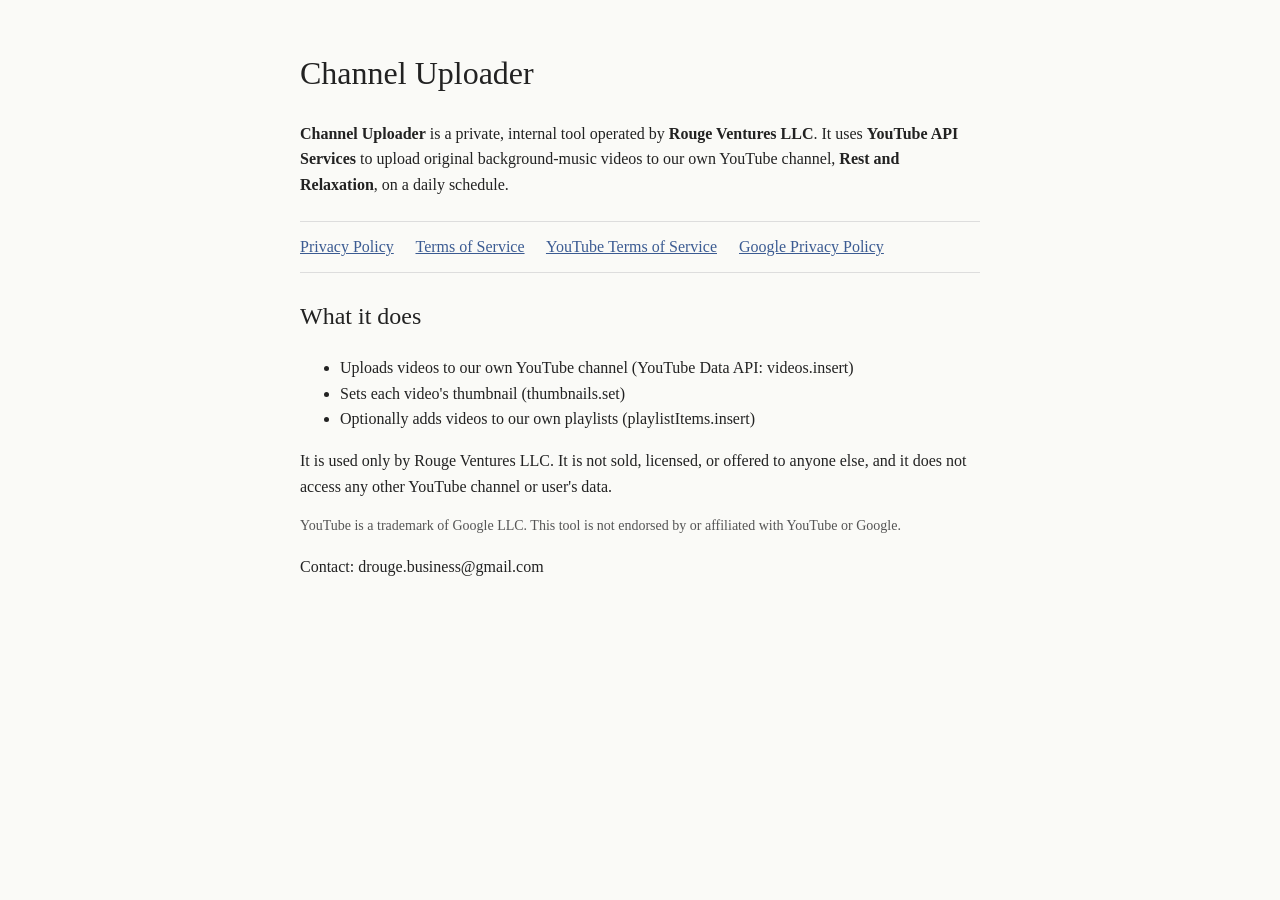
<file: index.html>
<!doctype html>
<html lang="en">
<head>
<meta charset="utf-8">
<meta name="viewport" content="width=device-width, initial-scale=1">
<title>Channel Uploader</title>
<style>
  body { font-family: Georgia, serif; max-width: 680px; margin: 48px auto; padding: 0 16px; line-height: 1.6; color: #222; background: #fafaf7; }
  h1, h2 { font-weight: normal; }
  a { color: #3b5b92; }
  nav { margin: 24px 0; padding: 12px 0; border-top: 1px solid #ddd; border-bottom: 1px solid #ddd; }
  nav a { margin-right: 18px; }
  .note { font-size: 14px; color: #555; }
</style>
</head>
<body>
<h1>Channel Uploader</h1>
<p><strong>Channel Uploader</strong> is a private, internal tool operated by <strong>Rouge Ventures LLC</strong>.
It uses <strong>YouTube API Services</strong> to upload original background-music videos to our own
YouTube channel, <strong>Rest and Relaxation</strong>, on a daily schedule.</p>

<nav>
  <a href="privacy.html">Privacy Policy</a>
  <a href="terms.html">Terms of Service</a>
  <a href="https://www.youtube.com/t/terms">YouTube Terms of Service</a>
  <a href="https://policies.google.com/privacy">Google Privacy Policy</a>
</nav>

<h2>What it does</h2>
<ul>
  <li>Uploads videos to our own YouTube channel (YouTube Data API: videos.insert)</li>
  <li>Sets each video's thumbnail (thumbnails.set)</li>
  <li>Optionally adds videos to our own playlists (playlistItems.insert)</li>
</ul>
<p>It is used only by Rouge Ventures LLC. It is not sold, licensed, or offered to anyone else, and it does not
access any other YouTube channel or user's data.</p>

<p class="note">YouTube is a trademark of Google LLC. This tool is not endorsed by or affiliated with YouTube or Google.</p>
<p>Contact: drouge.business@gmail.com</p>
</body>
</html>
</file>
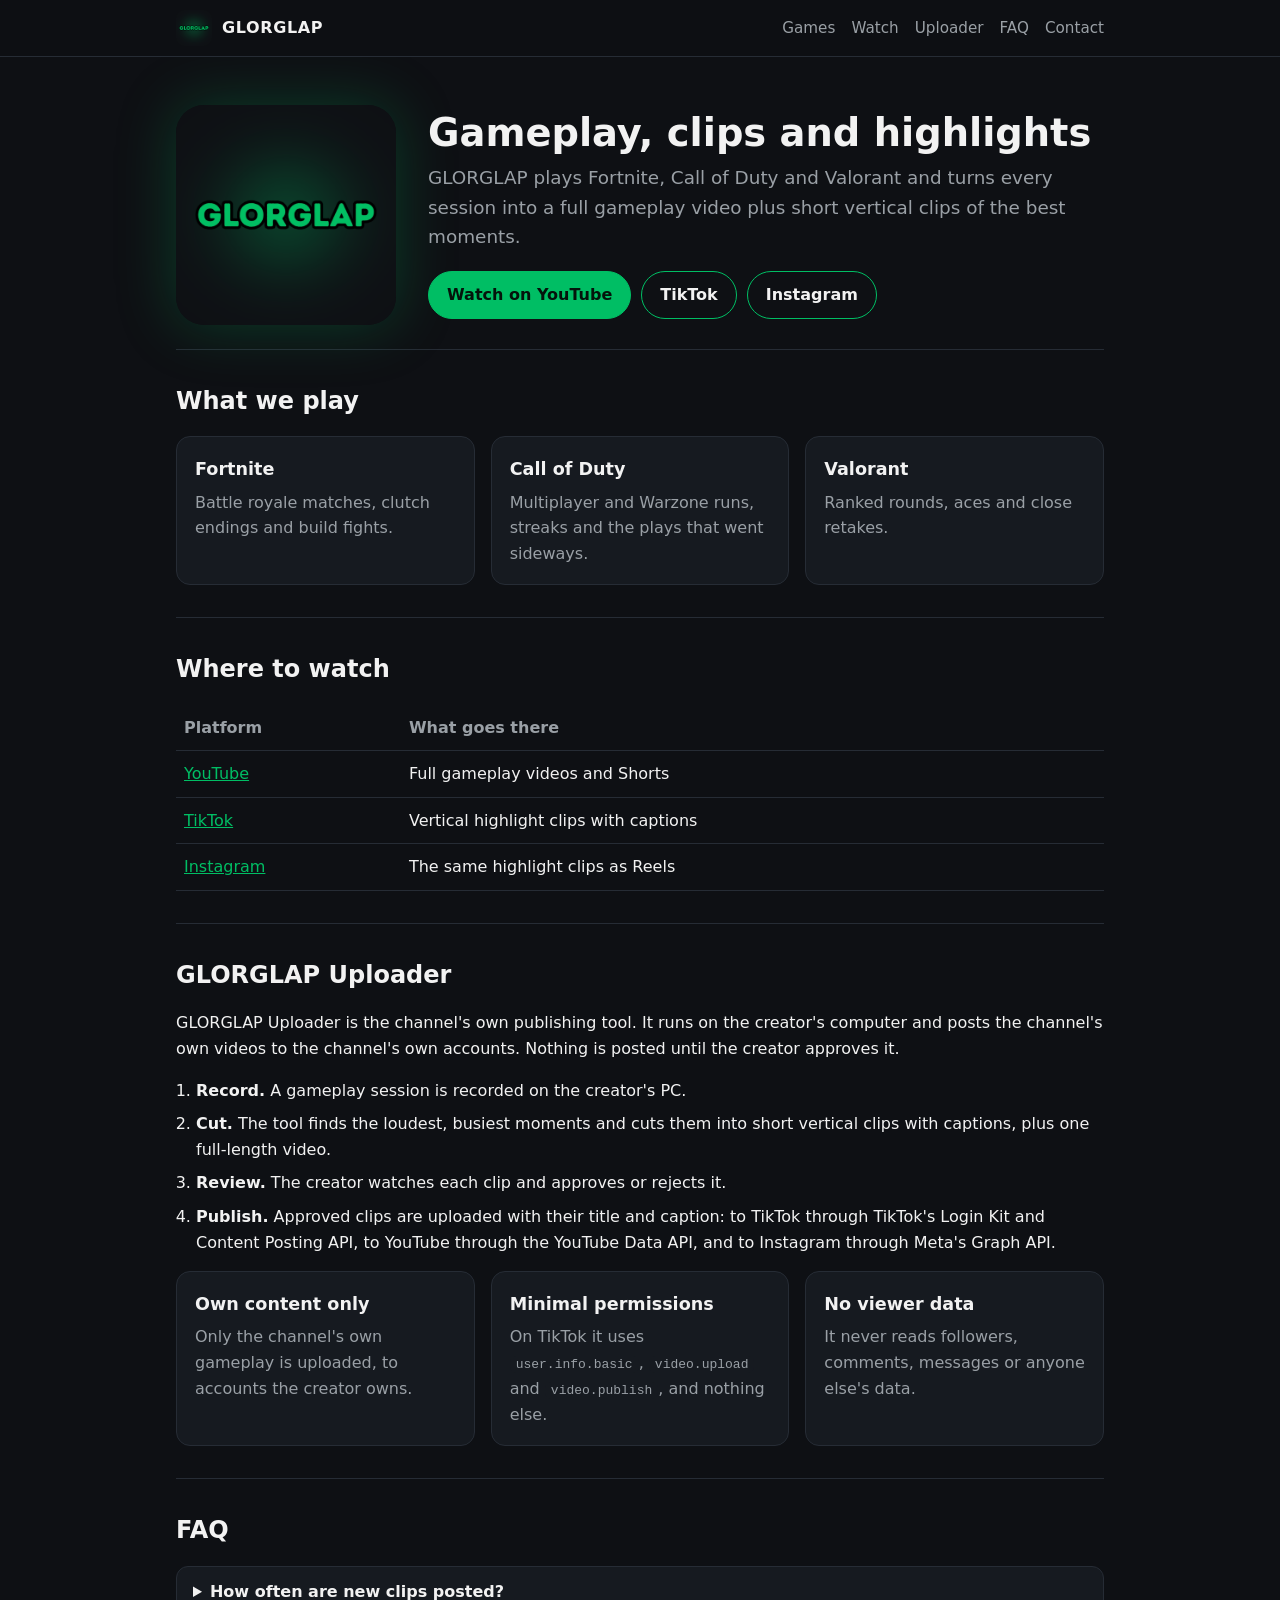
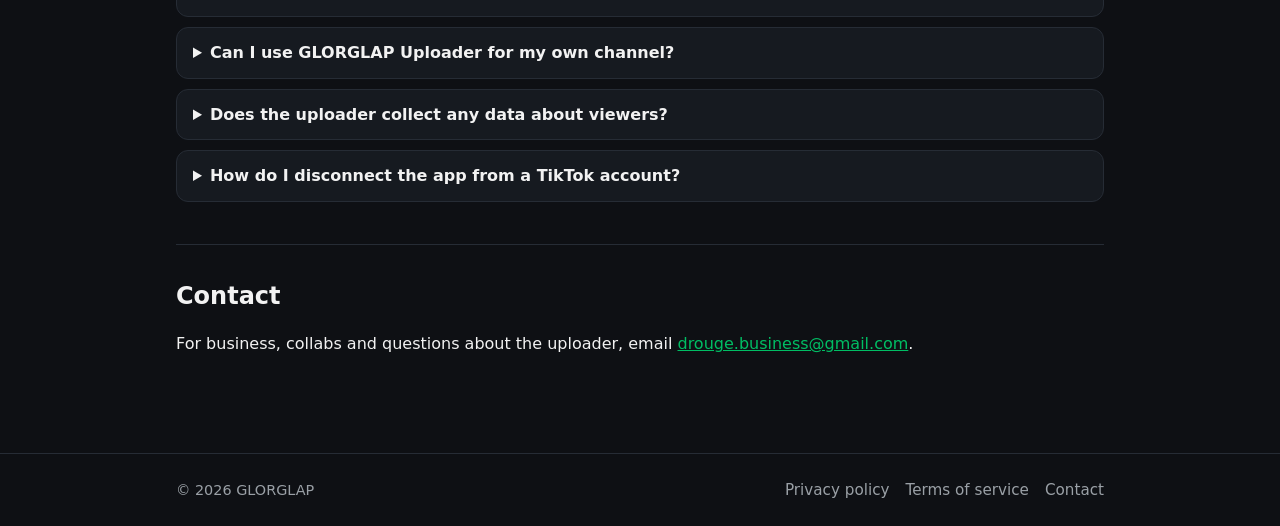
<file: glorglap/index.html>
<!doctype html>
<html lang="en">
<head>
<meta charset="utf-8">
<meta name="viewport" content="width=device-width, initial-scale=1">
<title>GLORGLAP: Gameplay, Clips and Highlights</title>
<meta name="description" content="GLORGLAP: Fortnite, Call of Duty and Valorant gameplay, clips and highlights on YouTube, Instagram and TikTok.">
<link rel="icon" href="favicon.ico" sizes="any">
<link rel="icon" type="image/png" sizes="32x32" href="icon-32.png">
<link rel="icon" type="image/png" sizes="16x16" href="icon-16.png">
<link rel="apple-touch-icon" href="icon-180.png">
<meta property="og:image" content="https://drougebusiness-source.github.io/glorglap/app-icon.png">
<link rel="stylesheet" href="style.css">
</head>
<body>
<header><div class="bar">
  <a class="brand" href="index.html"><img src="icon-180.png" alt="">GLORGLAP</a>
  <nav>
    <a href="#games">Games</a>
    <a href="#watch">Watch</a>
    <a href="#uploader">Uploader</a>
    <a href="#faq">FAQ</a>
    <a href="#contact">Contact</a>
  </nav>
</div></header>

<main>
  <div class="hero">
    <img src="app-icon.png" alt="GLORGLAP icon">
    <div>
      <h1>Gameplay, clips and highlights</h1>
      <p class="lead">GLORGLAP plays Fortnite, Call of Duty and Valorant and turns every session into a
        full gameplay video plus short vertical clips of the best moments.</p>
      <div class="btns">
        <a class="btn primary" href="https://www.youtube.com/@glorglap">Watch on YouTube</a>
        <a class="btn" href="https://www.tiktok.com/@glorglap">TikTok</a>
        <a class="btn" href="https://www.instagram.com/glorglap/">Instagram</a>
      </div>
    </div>
  </div>

  <section id="games">
    <h2>What we play</h2>
    <div class="grid">
      <div class="card"><h3>Fortnite</h3><p>Battle royale matches, clutch endings and build fights.</p></div>
      <div class="card"><h3>Call of Duty</h3><p>Multiplayer and Warzone runs, streaks and the plays that went sideways.</p></div>
      <div class="card"><h3>Valorant</h3><p>Ranked rounds, aces and close retakes.</p></div>
    </div>
  </section>

  <section id="watch">
    <h2>Where to watch</h2>
    <table>
      <tr><th>Platform</th><th>What goes there</th></tr>
      <tr><td><a href="https://www.youtube.com/@glorglap">YouTube</a></td><td>Full gameplay videos and Shorts</td></tr>
      <tr><td><a href="https://www.tiktok.com/@glorglap">TikTok</a></td><td>Vertical highlight clips with captions</td></tr>
      <tr><td><a href="https://www.instagram.com/glorglap/">Instagram</a></td><td>The same highlight clips as Reels</td></tr>
    </table>
  </section>

  <section id="uploader">
    <h2>GLORGLAP Uploader</h2>
    <p>GLORGLAP Uploader is the channel's own publishing tool. It runs on the creator's computer and
      posts the channel's own videos to the channel's own accounts. Nothing is posted until the
      creator approves it.</p>
    <ol class="steps">
      <li><strong>Record.</strong> A gameplay session is recorded on the creator's PC.</li>
      <li><strong>Cut.</strong> The tool finds the loudest, busiest moments and cuts them into short
        vertical clips with captions, plus one full-length video.</li>
      <li><strong>Review.</strong> The creator watches each clip and approves or rejects it.</li>
      <li><strong>Publish.</strong> Approved clips are uploaded with their title and caption: to
        TikTok through TikTok's Login Kit and Content Posting API, to YouTube through the YouTube
        Data API, and to Instagram through Meta's Graph API.</li>
    </ol>
    <div class="grid">
      <div class="card"><h3>Own content only</h3><p>Only the channel's own gameplay is uploaded, to accounts the creator owns.</p></div>
      <div class="card"><h3>Minimal permissions</h3><p>On TikTok it uses <code>user.info.basic</code>, <code>video.upload</code> and <code>video.publish</code>, and nothing else.</p></div>
      <div class="card"><h3>No viewer data</h3><p>It never reads followers, comments, messages or anyone else's data.</p></div>
    </div>
  </section>

  <section id="faq">
    <h2>FAQ</h2>
    <details><summary>How often are new clips posted?</summary>
      <p>Whenever there's a new gameplay session, usually several times a week.</p></details>
    <details><summary>Can I use GLORGLAP Uploader for my own channel?</summary>
      <p>No. It's a private tool for the GLORGLAP channel, and it isn't offered to the public.</p></details>
    <details><summary>Does the uploader collect any data about viewers?</summary>
      <p>No. See the <a href="privacy.html">privacy policy</a> for exactly what it uses.</p></details>
    <details><summary>How do I disconnect the app from a TikTok account?</summary>
      <p>In TikTok, go to Settings and privacy, then Security, then Manage app permissions, and remove GLORGLAP Uploader.</p></details>
  </section>

  <section id="contact">
    <h2>Contact</h2>
    <p>For business, collabs and questions about the uploader, email
      <a href="mailto:drouge.business@gmail.com">drouge.business@gmail.com</a>.</p>
  </section>
</main>

<footer><div class="bar">
  <span>© 2026 GLORGLAP</span>
  <nav><a href="privacy.html">Privacy policy</a><a href="terms.html">Terms of service</a><a href="#contact">Contact</a></nav>
</div></footer>
</body>
</html>
</file>
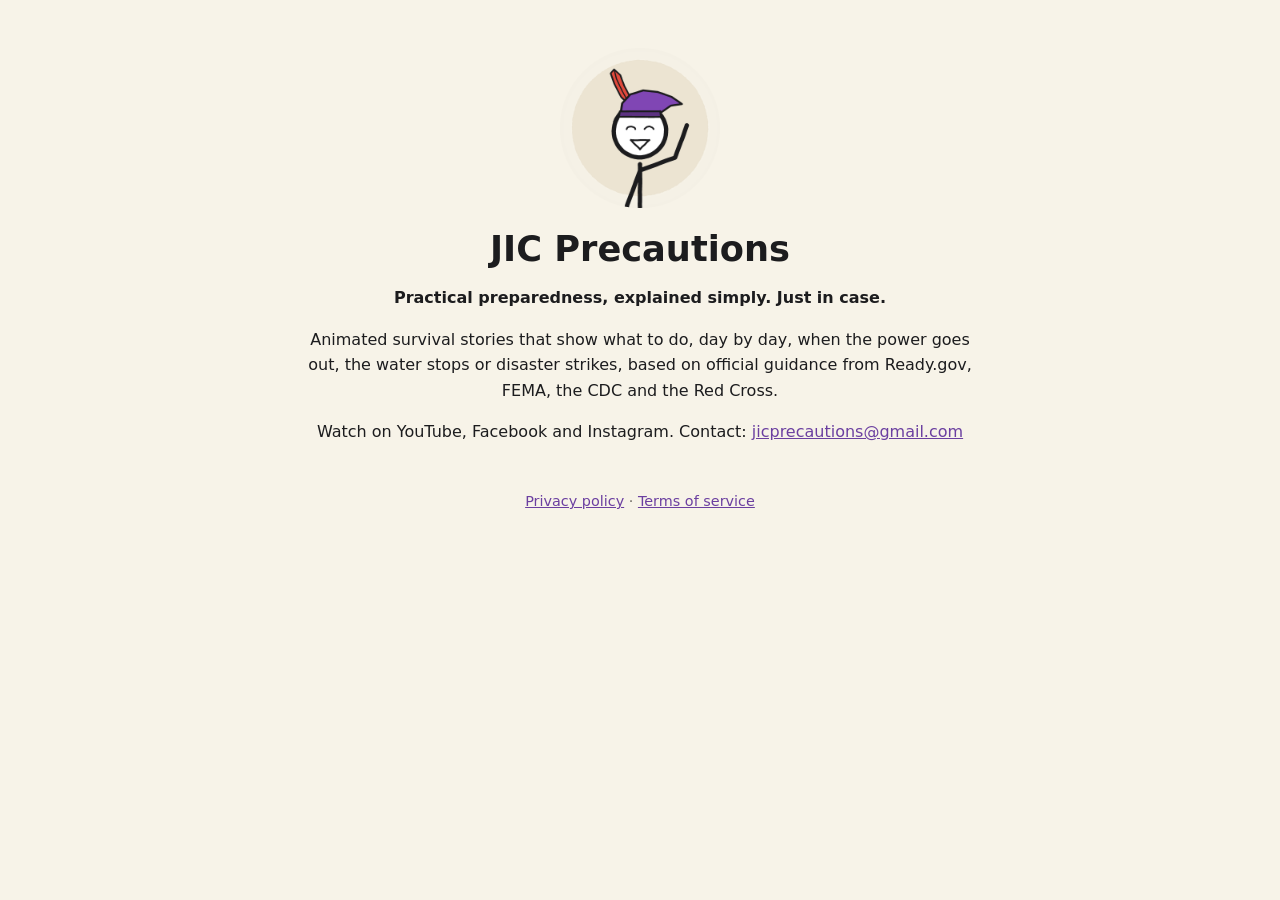
<file: jic/index.html>
<!doctype html>
<html lang="en">
<head>
<meta charset="utf-8">
<meta name="viewport" content="width=device-width, initial-scale=1">
<title>JIC Precautions</title>
<meta name="description" content="JIC Precautions: practical preparedness, explained simply. Just in case.">
<style>
  body { margin: 0; font-family: system-ui, -apple-system, "Segoe UI", sans-serif; background: #f7f3e8; color: #1c1c1e; }
  main { max-width: 680px; margin: 0 auto; padding: 48px 16px; text-align: center; }
  img { width: 160px; height: 160px; border-radius: 50%; }
  h1 { font-size: 2.2rem; margin: 16px 0 4px; }
  p { line-height: 1.6; }
  a { color: #6b3fa0; }
  footer { margin-top: 48px; font-size: 0.9rem; color: #6e6a62; }
</style>
</head>
<body>
<main>
  <img src="logo.png" alt="JIC Precautions logo: a stick figure in a purple feathered cap">
  <h1>JIC Precautions</h1>
  <p><strong>Practical preparedness, explained simply. Just in case.</strong></p>
  <p>Animated survival stories that show what to do, day by day, when the power goes out,
     the water stops or disaster strikes, based on official guidance from Ready.gov, FEMA,
     the CDC and the Red Cross.</p>
  <p>Watch on YouTube, Facebook and Instagram. Contact: <a href="mailto:jicprecautions@gmail.com">jicprecautions@gmail.com</a></p>
  <footer><a href="privacy.html">Privacy policy</a> · <a href="terms.html">Terms of service</a></footer>
</main>
</body>
</html>
</file>
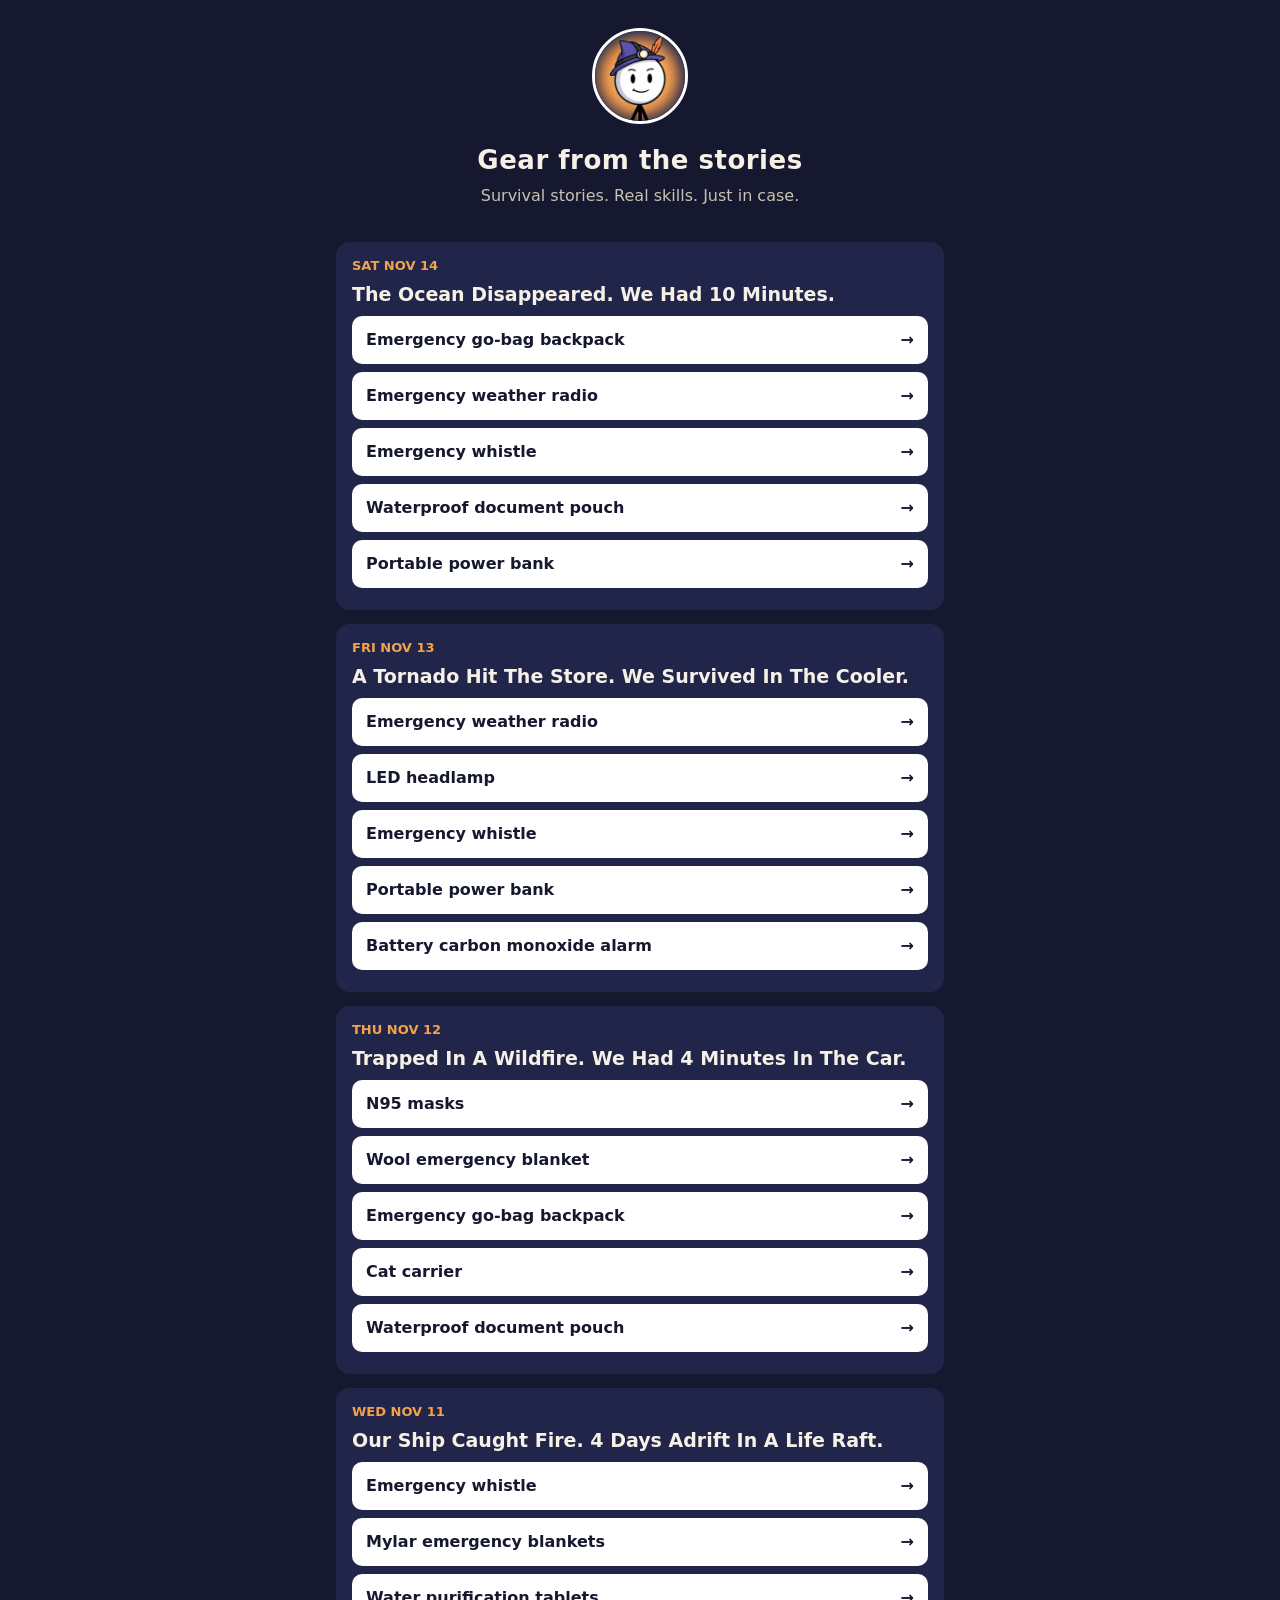
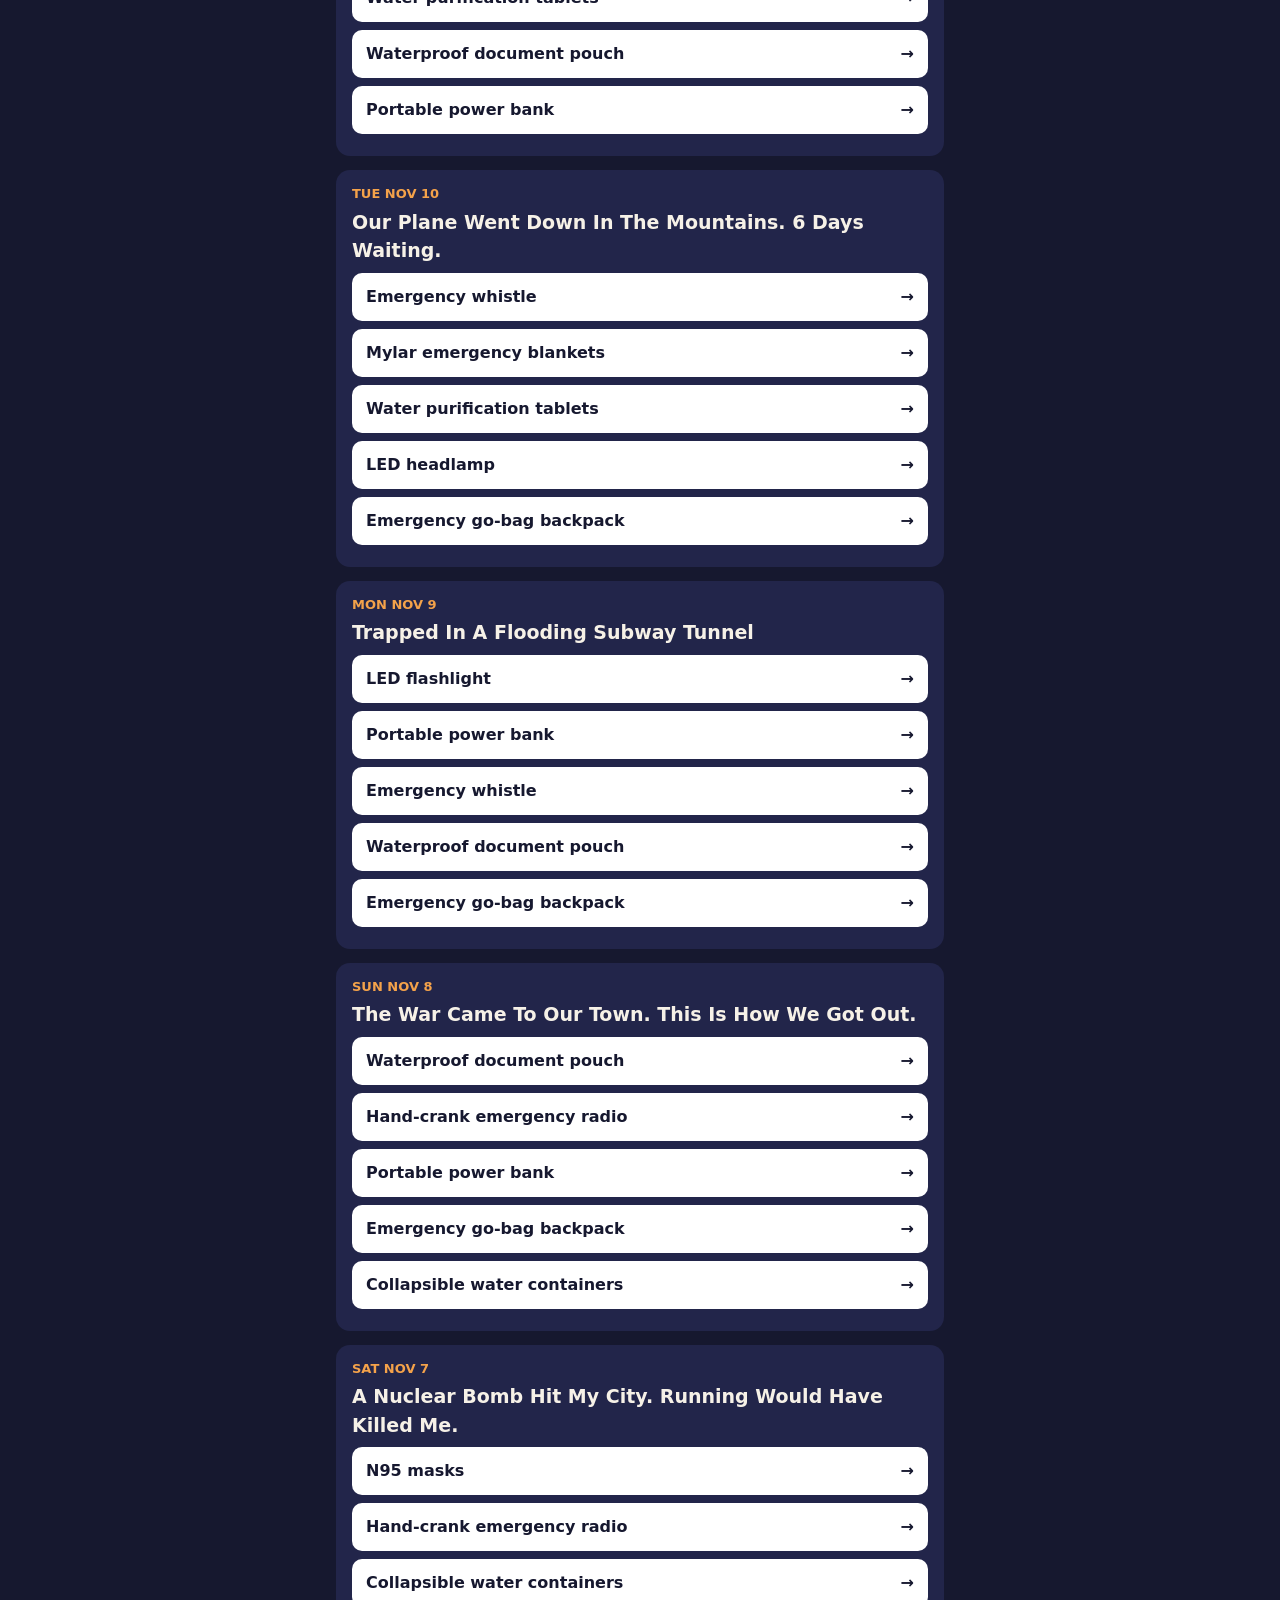
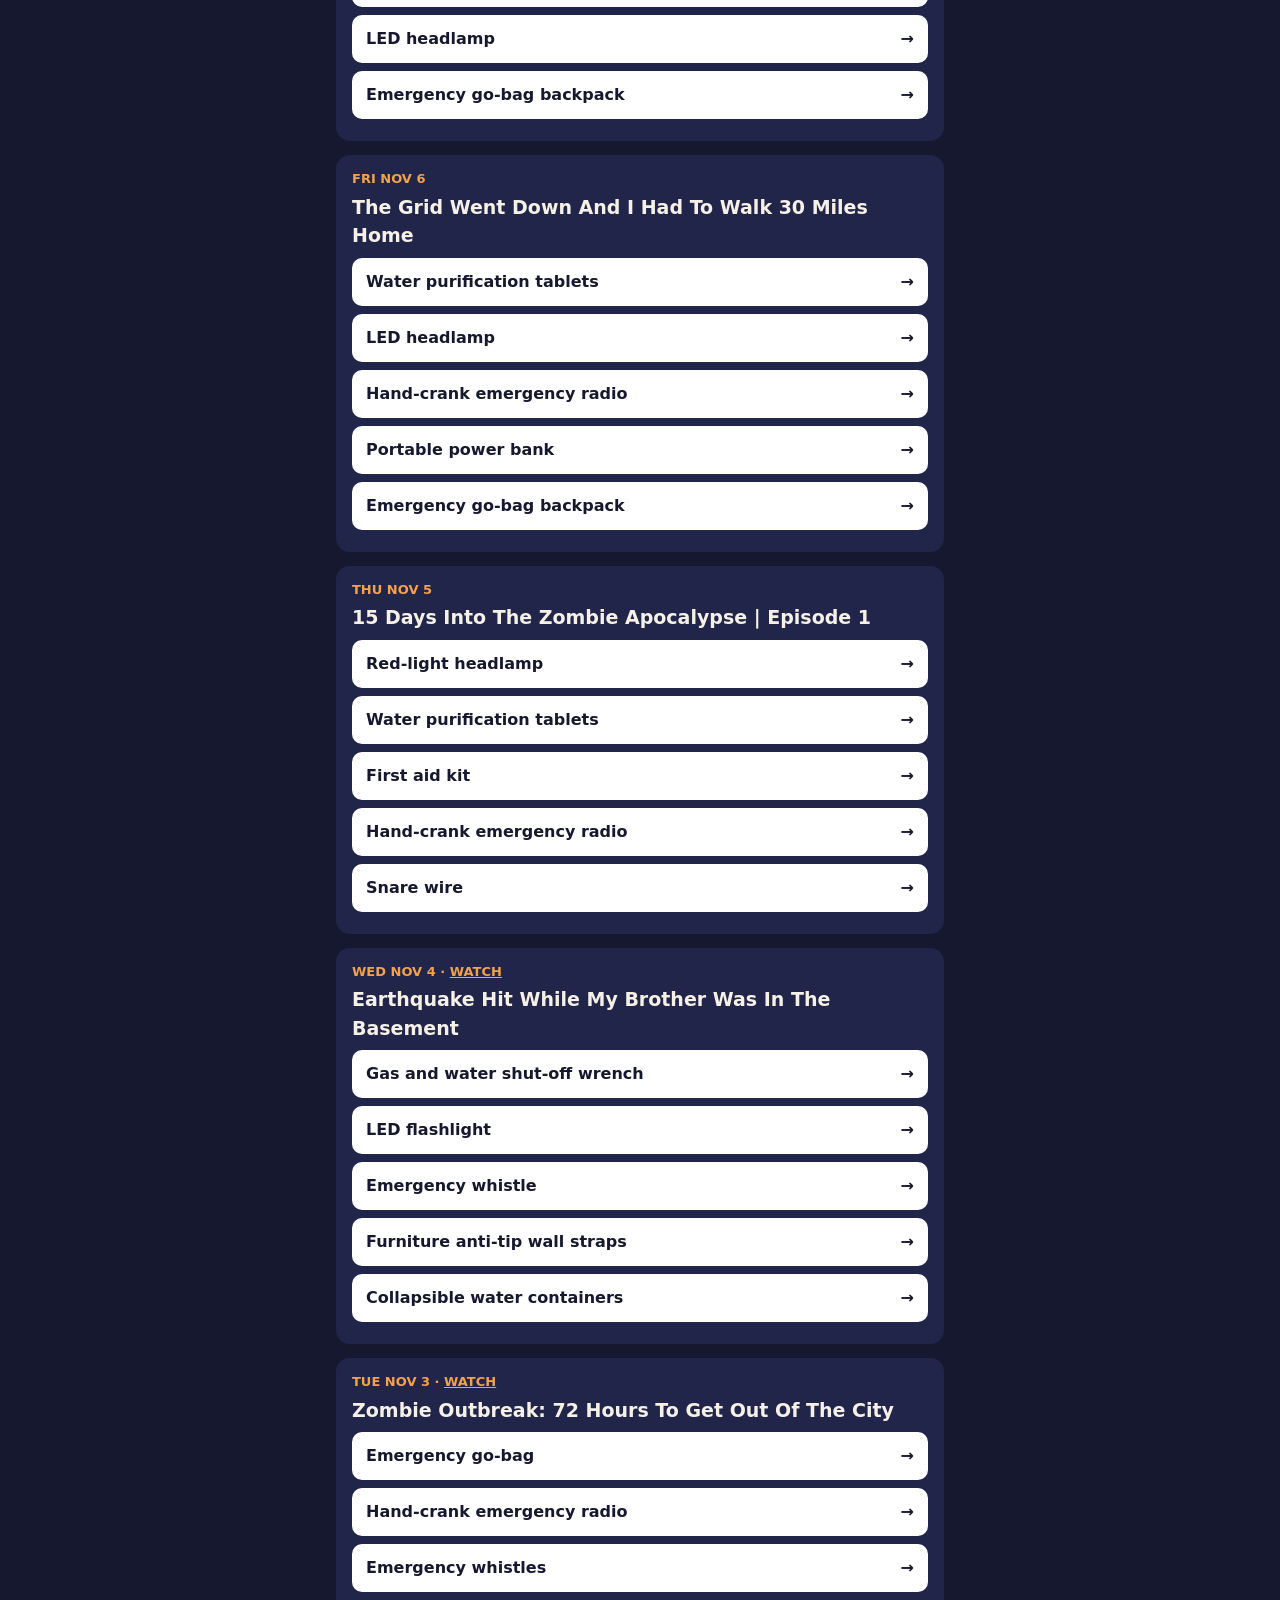
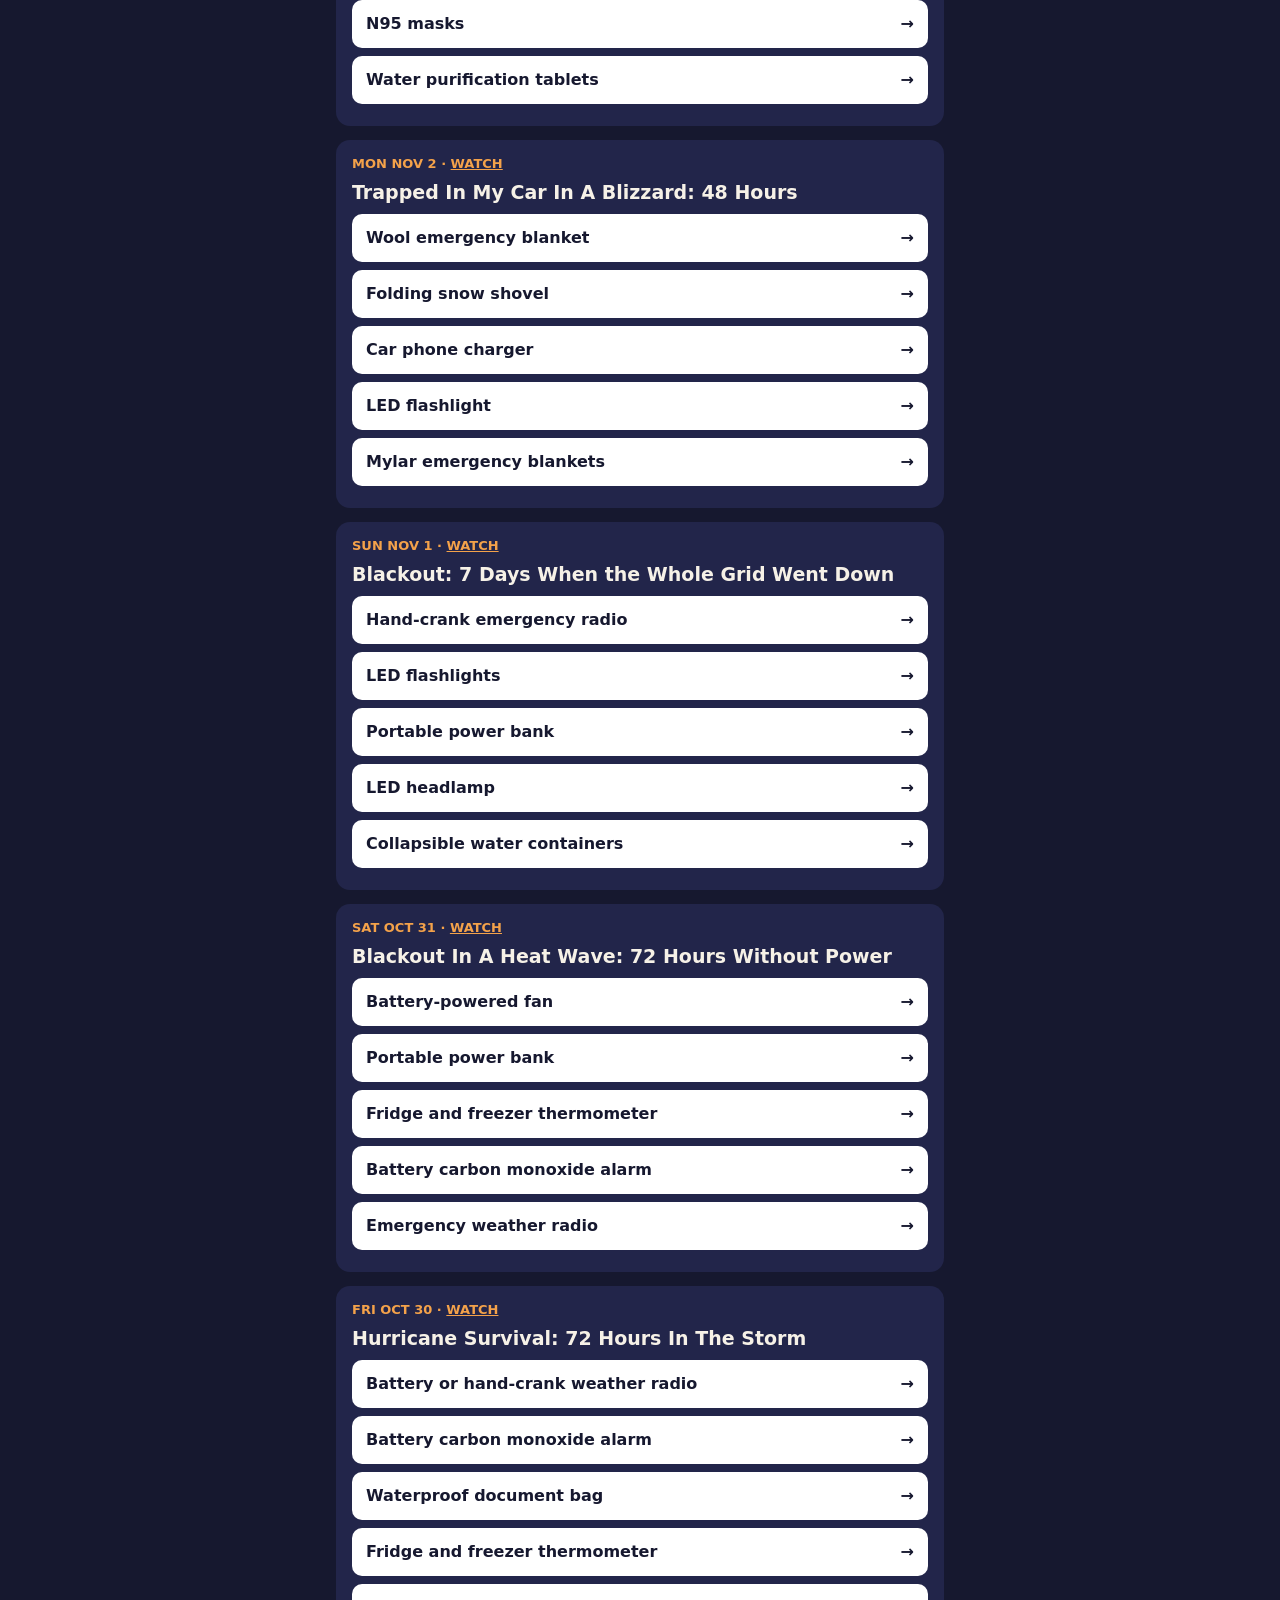
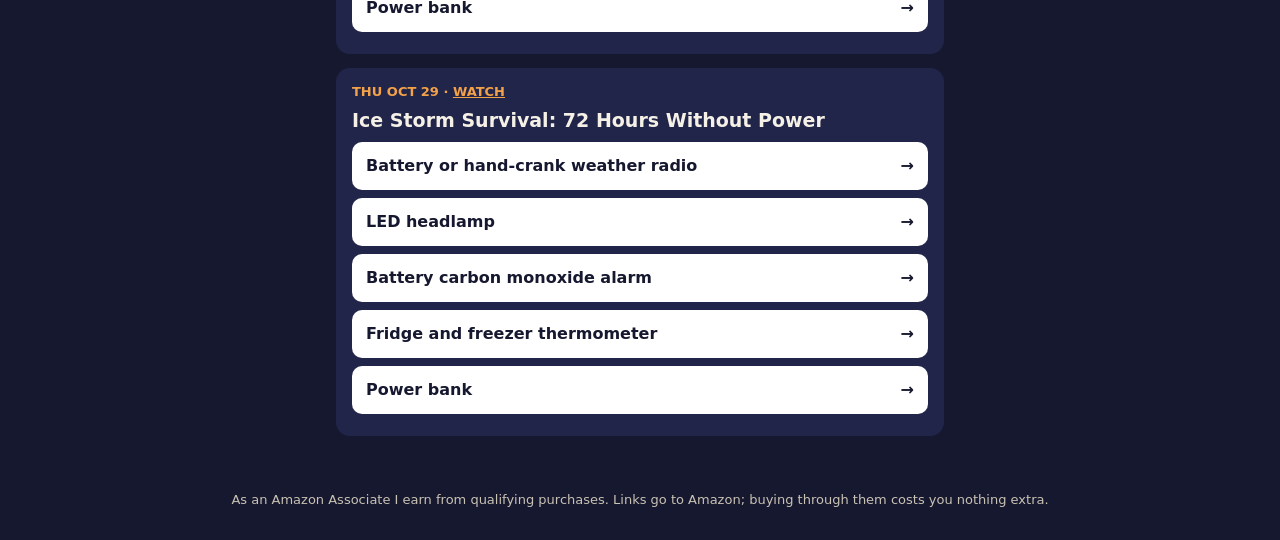
<file: jic/gear/index.html>
<!doctype html>
<html lang="en"><head><meta charset="utf-8"><meta name="viewport" content="width=device-width, initial-scale=1">
<title>Gear from the stories | JIC Precautions</title>
<meta name="description" content="The gear from every JIC Precautions survival story, in one place.">
<style>
:root{--bg:#16182f;--card:#22254a;--ink:#f6f1e7;--muted:#c9c2b4;--accent:#f4a24a}
*{box-sizing:border-box} body{margin:0;background:var(--bg);color:var(--ink);
font:16px/1.5 system-ui,-apple-system,Segoe UI,Roboto,sans-serif}
header{text-align:center;padding:28px 16px 8px} header img{width:96px;height:96px;border-radius:50%;
border:3px solid #fff} h1{margin:10px 0 4px;font-size:26px;letter-spacing:.5px}
header p{margin:0;color:var(--muted)} main{max-width:640px;margin:0 auto;padding:12px 16px 40px}
.story{background:var(--card);border-radius:14px;padding:14px 16px;margin:14px 0}
.date{margin:0;color:var(--accent);font-size:13px;font-weight:600;text-transform:uppercase}
.date a{color:var(--accent)} h2{margin:4px 0 8px;font-size:19px}
ul{list-style:none;margin:0;padding:0} li a{display:block;margin:8px 0;padding:12px 14px;border-radius:10px;
background:#fff;color:#16182f;font-weight:600;text-decoration:none} li a:after{content:" →";float:right}
footer{color:var(--muted);font-size:13px;text-align:center;padding:0 16px 30px}
</style></head><body>
<header><img src="avatar.png" alt="JIC Precautions"><h1>Gear from the stories</h1>
<p>Survival stories. Real skills. Just in case.</p></header>
<main><section class="story" data-at="2026-11-14T23:00:00Z"><p class="date">Sat Nov 14</p><h2>The Ocean Disappeared. We Had 10 Minutes.</h2><ul><li><a href="https://www.amazon.com/dp/B000FJQQVI?tag=jicprecaution-20" target="_blank" rel="sponsored noopener">Emergency go-bag backpack</a></li><li><a href="https://www.amazon.com/dp/B07FKYHTWP?tag=jicprecaution-20" target="_blank" rel="sponsored noopener">Emergency weather radio</a></li><li><a href="https://www.amazon.com/dp/B07RNNMZW3?tag=jicprecaution-20" target="_blank" rel="sponsored noopener">Emergency whistle</a></li><li><a href="https://www.amazon.com/dp/B07P2WB48X?tag=jicprecaution-20" target="_blank" rel="sponsored noopener">Waterproof document pouch</a></li><li><a href="https://www.amazon.com/dp/B0FX7T4H7D?tag=jicprecaution-20" target="_blank" rel="sponsored noopener">Portable power bank</a></li></ul></section><section class="story" data-at="2026-11-13T23:00:00Z"><p class="date">Fri Nov 13</p><h2>A Tornado Hit The Store. We Survived In The Cooler.</h2><ul><li><a href="https://www.amazon.com/dp/B07FKYHTWP?tag=jicprecaution-20" target="_blank" rel="sponsored noopener">Emergency weather radio</a></li><li><a href="https://www.amazon.com/dp/B08D66HCXW?tag=jicprecaution-20" target="_blank" rel="sponsored noopener">LED headlamp</a></li><li><a href="https://www.amazon.com/dp/B07RNNMZW3?tag=jicprecaution-20" target="_blank" rel="sponsored noopener">Emergency whistle</a></li><li><a href="https://www.amazon.com/dp/B0FX7T4H7D?tag=jicprecaution-20" target="_blank" rel="sponsored noopener">Portable power bank</a></li><li><a href="https://www.amazon.com/dp/B000N8OYXI?tag=jicprecaution-20" target="_blank" rel="sponsored noopener">Battery carbon monoxide alarm</a></li></ul></section><section class="story" data-at="2026-11-12T23:00:00Z"><p class="date">Thu Nov 12</p><h2>Trapped In A Wildfire. We Had 4 Minutes In The Car.</h2><ul><li><a href="https://www.amazon.com/dp/B008MCUZZS?tag=jicprecaution-20" target="_blank" rel="sponsored noopener">N95 masks</a></li><li><a href="https://www.amazon.com/dp/B01IJWUYLK?tag=jicprecaution-20" target="_blank" rel="sponsored noopener">Wool emergency blanket</a></li><li><a href="https://www.amazon.com/dp/B000FJQQVI?tag=jicprecaution-20" target="_blank" rel="sponsored noopener">Emergency go-bag backpack</a></li><li><a href="https://www.amazon.com/dp/B00OP6SVJW?tag=jicprecaution-20" target="_blank" rel="sponsored noopener">Cat carrier</a></li><li><a href="https://www.amazon.com/dp/B07P2WB48X?tag=jicprecaution-20" target="_blank" rel="sponsored noopener">Waterproof document pouch</a></li></ul></section><section class="story" data-at="2026-11-11T23:00:00Z"><p class="date">Wed Nov 11</p><h2>Our Ship Caught Fire. 4 Days Adrift In A Life Raft.</h2><ul><li><a href="https://www.amazon.com/dp/B07RNNMZW3?tag=jicprecaution-20" target="_blank" rel="sponsored noopener">Emergency whistle</a></li><li><a href="https://www.amazon.com/dp/B08MHGKMBH?tag=jicprecaution-20" target="_blank" rel="sponsored noopener">Mylar emergency blankets</a></li><li><a href="https://www.amazon.com/dp/B01GPK4LVW?tag=jicprecaution-20" target="_blank" rel="sponsored noopener">Water purification tablets</a></li><li><a href="https://www.amazon.com/dp/B07P2WB48X?tag=jicprecaution-20" target="_blank" rel="sponsored noopener">Waterproof document pouch</a></li><li><a href="https://www.amazon.com/dp/B0FX7T4H7D?tag=jicprecaution-20" target="_blank" rel="sponsored noopener">Portable power bank</a></li></ul></section><section class="story" data-at="2026-11-10T23:00:00Z"><p class="date">Tue Nov 10</p><h2>Our Plane Went Down In The Mountains. 6 Days Waiting.</h2><ul><li><a href="https://www.amazon.com/dp/B07RNNMZW3?tag=jicprecaution-20" target="_blank" rel="sponsored noopener">Emergency whistle</a></li><li><a href="https://www.amazon.com/dp/B08MHGKMBH?tag=jicprecaution-20" target="_blank" rel="sponsored noopener">Mylar emergency blankets</a></li><li><a href="https://www.amazon.com/dp/B01GPK4LVW?tag=jicprecaution-20" target="_blank" rel="sponsored noopener">Water purification tablets</a></li><li><a href="https://www.amazon.com/dp/B08D66HCXW?tag=jicprecaution-20" target="_blank" rel="sponsored noopener">LED headlamp</a></li><li><a href="https://www.amazon.com/dp/B000FJQQVI?tag=jicprecaution-20" target="_blank" rel="sponsored noopener">Emergency go-bag backpack</a></li></ul></section><section class="story" data-at="2026-11-09T23:00:00Z"><p class="date">Mon Nov 9</p><h2>Trapped In A Flooding Subway Tunnel</h2><ul><li><a href="https://www.amazon.com/dp/B072WHQFJ7?tag=jicprecaution-20" target="_blank" rel="sponsored noopener">LED flashlight</a></li><li><a href="https://www.amazon.com/dp/B0FX7T4H7D?tag=jicprecaution-20" target="_blank" rel="sponsored noopener">Portable power bank</a></li><li><a href="https://www.amazon.com/dp/B07RNNMZW3?tag=jicprecaution-20" target="_blank" rel="sponsored noopener">Emergency whistle</a></li><li><a href="https://www.amazon.com/dp/B07P2WB48X?tag=jicprecaution-20" target="_blank" rel="sponsored noopener">Waterproof document pouch</a></li><li><a href="https://www.amazon.com/dp/B000FJQQVI?tag=jicprecaution-20" target="_blank" rel="sponsored noopener">Emergency go-bag backpack</a></li></ul></section><section class="story" data-at="2026-11-08T23:00:00Z"><p class="date">Sun Nov 8</p><h2>The War Came To Our Town. This Is How We Got Out.</h2><ul><li><a href="https://www.amazon.com/dp/B07P2WB48X?tag=jicprecaution-20" target="_blank" rel="sponsored noopener">Waterproof document pouch</a></li><li><a href="https://www.amazon.com/dp/B07FKYHTWP?tag=jicprecaution-20" target="_blank" rel="sponsored noopener">Hand-crank emergency radio</a></li><li><a href="https://www.amazon.com/dp/B0FX7T4H7D?tag=jicprecaution-20" target="_blank" rel="sponsored noopener">Portable power bank</a></li><li><a href="https://www.amazon.com/dp/B000FJQQVI?tag=jicprecaution-20" target="_blank" rel="sponsored noopener">Emergency go-bag backpack</a></li><li><a href="https://www.amazon.com/dp/B07L3GGCJP?tag=jicprecaution-20" target="_blank" rel="sponsored noopener">Collapsible water containers</a></li></ul></section><section class="story" data-at="2026-11-07T23:00:00Z"><p class="date">Sat Nov 7</p><h2>A Nuclear Bomb Hit My City. Running Would Have Killed Me.</h2><ul><li><a href="https://www.amazon.com/dp/B008MCUZZS?tag=jicprecaution-20" target="_blank" rel="sponsored noopener">N95 masks</a></li><li><a href="https://www.amazon.com/dp/B07FKYHTWP?tag=jicprecaution-20" target="_blank" rel="sponsored noopener">Hand-crank emergency radio</a></li><li><a href="https://www.amazon.com/dp/B07L3GGCJP?tag=jicprecaution-20" target="_blank" rel="sponsored noopener">Collapsible water containers</a></li><li><a href="https://www.amazon.com/dp/B08D66HCXW?tag=jicprecaution-20" target="_blank" rel="sponsored noopener">LED headlamp</a></li><li><a href="https://www.amazon.com/dp/B000FJQQVI?tag=jicprecaution-20" target="_blank" rel="sponsored noopener">Emergency go-bag backpack</a></li></ul></section><section class="story" data-at="2026-11-06T23:00:00Z"><p class="date">Fri Nov 6</p><h2>The Grid Went Down And I Had To Walk 30 Miles Home</h2><ul><li><a href="https://www.amazon.com/dp/B01GPK4LVW?tag=jicprecaution-20" target="_blank" rel="sponsored noopener">Water purification tablets</a></li><li><a href="https://www.amazon.com/dp/B08D66HCXW?tag=jicprecaution-20" target="_blank" rel="sponsored noopener">LED headlamp</a></li><li><a href="https://www.amazon.com/dp/B07FKYHTWP?tag=jicprecaution-20" target="_blank" rel="sponsored noopener">Hand-crank emergency radio</a></li><li><a href="https://www.amazon.com/dp/B0FX7T4H7D?tag=jicprecaution-20" target="_blank" rel="sponsored noopener">Portable power bank</a></li><li><a href="https://www.amazon.com/dp/B000FJQQVI?tag=jicprecaution-20" target="_blank" rel="sponsored noopener">Emergency go-bag backpack</a></li></ul></section><section class="story" data-at="2026-11-05T23:00:00Z"><p class="date">Thu Nov 5</p><h2>15 Days Into The Zombie Apocalypse | Episode 1</h2><ul><li><a href="https://www.amazon.com/dp/B08D66HCXW?tag=jicprecaution-20" target="_blank" rel="sponsored noopener">Red-light headlamp</a></li><li><a href="https://www.amazon.com/dp/B01GPK4LVW?tag=jicprecaution-20" target="_blank" rel="sponsored noopener">Water purification tablets</a></li><li><a href="https://www.amazon.com/dp/B000069EYA?tag=jicprecaution-20" target="_blank" rel="sponsored noopener">First aid kit</a></li><li><a href="https://www.amazon.com/dp/B07FKYHTWP?tag=jicprecaution-20" target="_blank" rel="sponsored noopener">Hand-crank emergency radio</a></li><li><a href="https://www.amazon.com/s?k=brass+snare+wire+survival&amp;tag=jicprecaution-20" target="_blank" rel="sponsored noopener">Snare wire</a></li></ul></section><section class="story" data-at="2026-11-04T23:00:00Z"><p class="date">Wed Nov 4 · <a class="yt" href="https://youtu.be/9dV5r0GFJ4M" target="_blank">Watch</a></p><h2>Earthquake Hit While My Brother Was In The Basement</h2><ul><li><a href="https://www.amazon.com/dp/B000YAFS8A?tag=jicprecaution-20" target="_blank" rel="sponsored noopener">Gas and water shut-off wrench</a></li><li><a href="https://www.amazon.com/dp/B072WHQFJ7?tag=jicprecaution-20" target="_blank" rel="sponsored noopener">LED flashlight</a></li><li><a href="https://www.amazon.com/dp/B07RNNMZW3?tag=jicprecaution-20" target="_blank" rel="sponsored noopener">Emergency whistle</a></li><li><a href="https://www.amazon.com/dp/B08C7T7L95?tag=jicprecaution-20" target="_blank" rel="sponsored noopener">Furniture anti-tip wall straps</a></li><li><a href="https://www.amazon.com/dp/B07L3GGCJP?tag=jicprecaution-20" target="_blank" rel="sponsored noopener">Collapsible water containers</a></li></ul></section><section class="story" data-at="2026-11-03T23:00:00Z"><p class="date">Tue Nov 3 · <a class="yt" href="https://youtu.be/j0HanCwhspA" target="_blank">Watch</a></p><h2>Zombie Outbreak: 72 Hours To Get Out Of The City</h2><ul><li><a href="https://www.amazon.com/dp/B000FJQQVI?tag=jicprecaution-20" target="_blank" rel="sponsored noopener">Emergency go-bag</a></li><li><a href="https://www.amazon.com/dp/B07FKYHTWP?tag=jicprecaution-20" target="_blank" rel="sponsored noopener">Hand-crank emergency radio</a></li><li><a href="https://www.amazon.com/dp/B07RNNMZW3?tag=jicprecaution-20" target="_blank" rel="sponsored noopener">Emergency whistles</a></li><li><a href="https://www.amazon.com/dp/B008MCUZZS?tag=jicprecaution-20" target="_blank" rel="sponsored noopener">N95 masks</a></li><li><a href="https://www.amazon.com/dp/B01GPK4LVW?tag=jicprecaution-20" target="_blank" rel="sponsored noopener">Water purification tablets</a></li></ul></section><section class="story" data-at="2026-11-02T23:00:00Z"><p class="date">Mon Nov 2 · <a class="yt" href="https://youtu.be/zqOzez3TXUk" target="_blank">Watch</a></p><h2>Trapped In My Car In A Blizzard: 48 Hours</h2><ul><li><a href="https://www.amazon.com/dp/B01IJWUYLK?tag=jicprecaution-20" target="_blank" rel="sponsored noopener">Wool emergency blanket</a></li><li><a href="https://www.amazon.com/dp/B07HDZW7YQ?tag=jicprecaution-20" target="_blank" rel="sponsored noopener">Folding snow shovel</a></li><li><a href="https://www.amazon.com/dp/B0D4215HCX?tag=jicprecaution-20" target="_blank" rel="sponsored noopener">Car phone charger</a></li><li><a href="https://www.amazon.com/dp/B072WHQFJ7?tag=jicprecaution-20" target="_blank" rel="sponsored noopener">LED flashlight</a></li><li><a href="https://www.amazon.com/dp/B08MHGKMBH?tag=jicprecaution-20" target="_blank" rel="sponsored noopener">Mylar emergency blankets</a></li></ul></section><section class="story" data-at="2026-11-01T23:00:00Z"><p class="date">Sun Nov 1 · <a class="yt" href="https://youtu.be/kPmineP-3r0" target="_blank">Watch</a></p><h2>Blackout: 7 Days When the Whole Grid Went Down</h2><ul><li><a href="https://www.amazon.com/dp/B07FKYHTWP?tag=jicprecaution-20" target="_blank" rel="sponsored noopener">Hand-crank emergency radio</a></li><li><a href="https://www.amazon.com/dp/B072WHQFJ7?tag=jicprecaution-20" target="_blank" rel="sponsored noopener">LED flashlights</a></li><li><a href="https://www.amazon.com/dp/B0FX7T4H7D?tag=jicprecaution-20" target="_blank" rel="sponsored noopener">Portable power bank</a></li><li><a href="https://www.amazon.com/dp/B08D66HCXW?tag=jicprecaution-20" target="_blank" rel="sponsored noopener">LED headlamp</a></li><li><a href="https://www.amazon.com/dp/B07L3GGCJP?tag=jicprecaution-20" target="_blank" rel="sponsored noopener">Collapsible water containers</a></li></ul></section><section class="story" data-at="2026-10-31T22:00:00Z"><p class="date">Sat Oct 31 · <a class="yt" href="https://youtu.be/4VfqTU_0HxM" target="_blank">Watch</a></p><h2>Blackout In A Heat Wave: 72 Hours Without Power</h2><ul><li><a href="https://www.amazon.com/dp/B08866RDYK?tag=jicprecaution-20" target="_blank" rel="sponsored noopener">Battery-powered fan</a></li><li><a href="https://www.amazon.com/dp/B0FX7T4H7D?tag=jicprecaution-20" target="_blank" rel="sponsored noopener">Portable power bank</a></li><li><a href="https://www.amazon.com/dp/B089NLQ7SF?tag=jicprecaution-20" target="_blank" rel="sponsored noopener">Fridge and freezer thermometer</a></li><li><a href="https://www.amazon.com/dp/B000N8OYXI?tag=jicprecaution-20" target="_blank" rel="sponsored noopener">Battery carbon monoxide alarm</a></li><li><a href="https://www.amazon.com/dp/B07FKYHTWP?tag=jicprecaution-20" target="_blank" rel="sponsored noopener">Emergency weather radio</a></li></ul></section><section class="story" data-at="2026-10-30T22:00:00Z"><p class="date">Fri Oct 30 · <a class="yt" href="https://youtu.be/fkGQ2aHL_lo" target="_blank">Watch</a></p><h2>Hurricane Survival: 72 Hours In The Storm</h2><ul><li><a href="https://www.amazon.com/dp/B07FKYHTWP?tag=jicprecaution-20" target="_blank" rel="sponsored noopener">Battery or hand-crank weather radio</a></li><li><a href="https://www.amazon.com/dp/B000N8OYXI?tag=jicprecaution-20" target="_blank" rel="sponsored noopener">Battery carbon monoxide alarm</a></li><li><a href="https://www.amazon.com/dp/B07P2WB48X?tag=jicprecaution-20" target="_blank" rel="sponsored noopener">Waterproof document bag</a></li><li><a href="https://www.amazon.com/dp/B089NLQ7SF?tag=jicprecaution-20" target="_blank" rel="sponsored noopener">Fridge and freezer thermometer</a></li><li><a href="https://www.amazon.com/dp/B0FX7T4H7D?tag=jicprecaution-20" target="_blank" rel="sponsored noopener">Power bank</a></li></ul></section><section class="story" data-at="2026-10-29T23:08:38Z"><p class="date">Thu Oct 29 · <a class="yt" href="https://youtu.be/ZF2zlvLhStI" target="_blank">Watch</a></p><h2>Ice Storm Survival: 72 Hours Without Power</h2><ul><li><a href="https://www.amazon.com/dp/B07FKYHTWP?tag=jicprecaution-20" target="_blank" rel="sponsored noopener">Battery or hand-crank weather radio</a></li><li><a href="https://www.amazon.com/dp/B08D66HCXW?tag=jicprecaution-20" target="_blank" rel="sponsored noopener">LED headlamp</a></li><li><a href="https://www.amazon.com/dp/B000N8OYXI?tag=jicprecaution-20" target="_blank" rel="sponsored noopener">Battery carbon monoxide alarm</a></li><li><a href="https://www.amazon.com/dp/B089NLQ7SF?tag=jicprecaution-20" target="_blank" rel="sponsored noopener">Fridge and freezer thermometer</a></li><li><a href="https://www.amazon.com/dp/B0FX7T4H7D?tag=jicprecaution-20" target="_blank" rel="sponsored noopener">Power bank</a></li></ul></section></main>
<footer>As an Amazon Associate I earn from qualifying purchases. Links go to Amazon; buying through them costs you nothing extra.</footer>
<script>/* each story appears from its posting time on */
const now=new Date();document.querySelectorAll('.story').forEach(s=>{if(new Date(s.dataset.at)>now)s.remove()});</script>
</body></html>
</file>
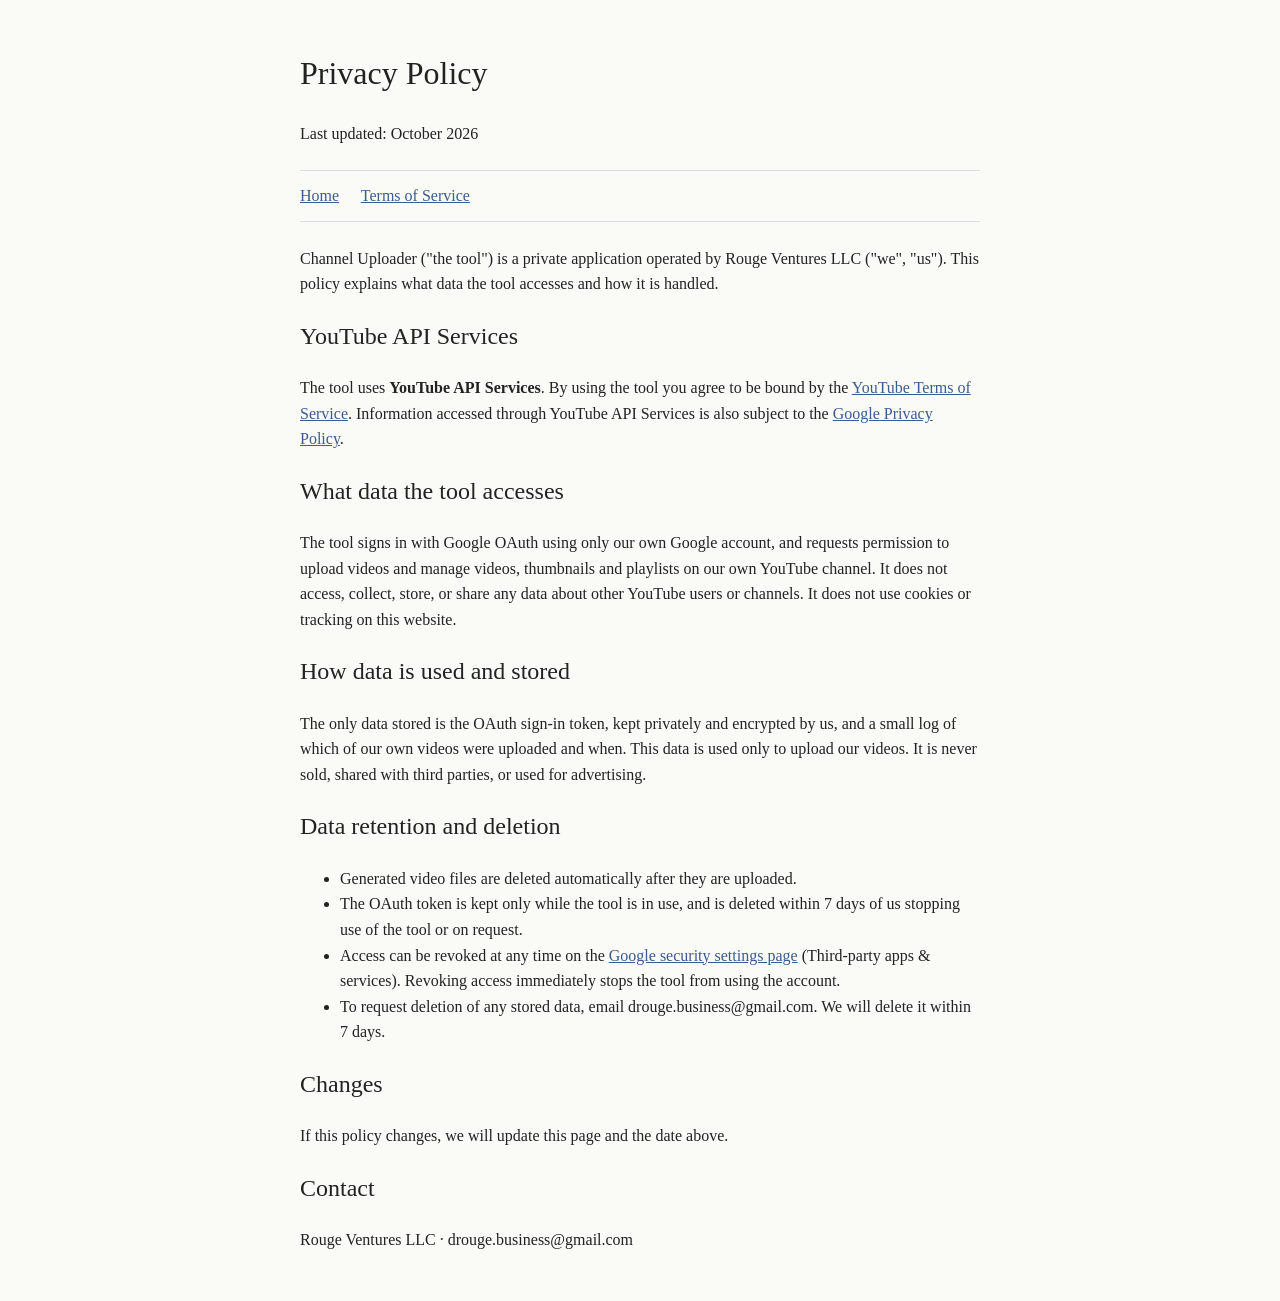
<file: privacy (2).html>
<!doctype html>
<html lang="en">
<head>
<meta charset="utf-8">
<meta name="viewport" content="width=device-width, initial-scale=1">
<title>Privacy Policy - Channel Uploader</title>
<style>
  body { font-family: Georgia, serif; max-width: 680px; margin: 48px auto; padding: 0 16px; line-height: 1.6; color: #222; background: #fafaf7; }
  h1, h2 { font-weight: normal; }
  a { color: #3b5b92; }
  nav { margin: 24px 0; padding: 12px 0; border-top: 1px solid #ddd; border-bottom: 1px solid #ddd; }
  nav a { margin-right: 18px; }
  .note { font-size: 14px; color: #555; }
</style>
</head>
<body>
<h1>Privacy Policy</h1>
<p>Last updated: October 2026</p>
<nav>
  <a href="index.html">Home</a>
  <a href="terms.html">Terms of Service</a>
</nav>

<p>Channel Uploader ("the tool") is a private application operated by Rouge Ventures LLC ("we", "us").
This policy explains what data the tool accesses and how it is handled.</p>

<h2>YouTube API Services</h2>
<p>The tool uses <strong>YouTube API Services</strong>. By using the tool you agree to be bound by the
<a href="https://www.youtube.com/t/terms">YouTube Terms of Service</a>. Information accessed through
YouTube API Services is also subject to the
<a href="https://policies.google.com/privacy">Google Privacy Policy</a>.</p>

<h2>What data the tool accesses</h2>
<p>The tool signs in with Google OAuth using only our own Google account, and requests permission to
upload videos and manage videos, thumbnails and playlists on our own YouTube channel. It does not access,
collect, store, or share any data about other YouTube users or channels. It does not use cookies or
tracking on this website.</p>

<h2>How data is used and stored</h2>
<p>The only data stored is the OAuth sign-in token, kept privately and encrypted by us, and a small log
of which of our own videos were uploaded and when. This data is used only to upload our videos. It is
never sold, shared with third parties, or used for advertising.</p>

<h2>Data retention and deletion</h2>
<ul>
  <li>Generated video files are deleted automatically after they are uploaded.</li>
  <li>The OAuth token is kept only while the tool is in use, and is deleted within 7 days of us stopping
      use of the tool or on request.</li>
  <li>Access can be revoked at any time on the
      <a href="https://security.google.com/settings/security/permissions">Google security settings page</a>
      (Third-party apps &amp; services). Revoking access immediately stops the tool from using the account.</li>
  <li>To request deletion of any stored data, email drouge.business@gmail.com. We will delete it within 7 days.</li>
</ul>

<h2>Changes</h2>
<p>If this policy changes, we will update this page and the date above.</p>

<h2>Contact</h2>
<p>Rouge Ventures LLC &middot; drouge.business@gmail.com</p>
</body>
</html>
</file>
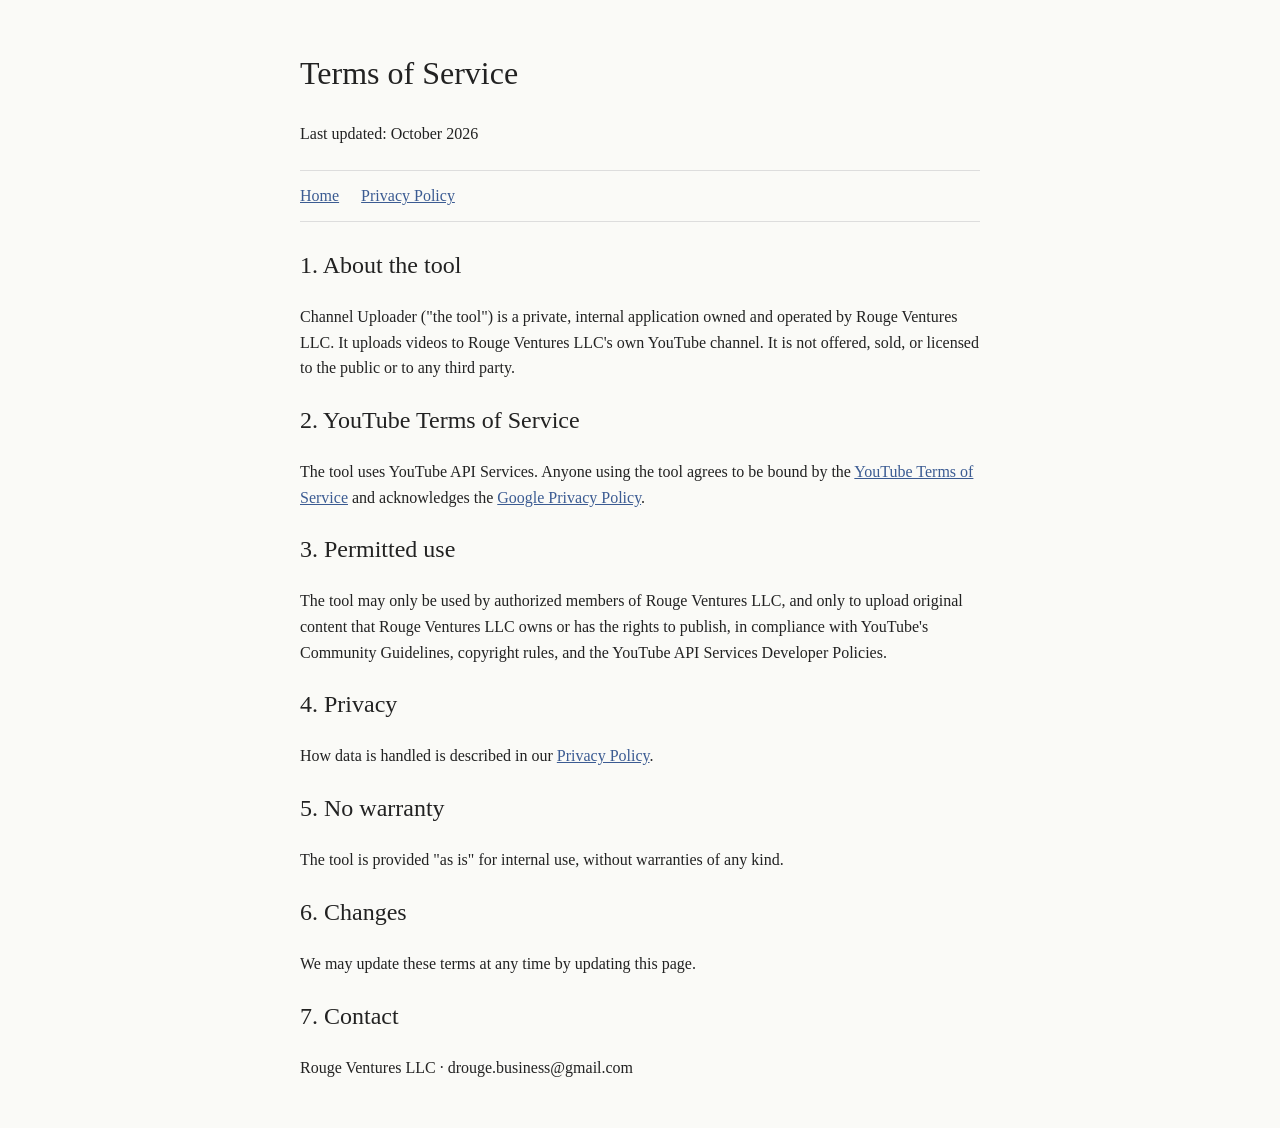
<file: terms (1).html>
<!doctype html>
<html lang="en">
<head>
<meta charset="utf-8">
<meta name="viewport" content="width=device-width, initial-scale=1">
<title>Terms of Service - Channel Uploader</title>
<style>
  body { font-family: Georgia, serif; max-width: 680px; margin: 48px auto; padding: 0 16px; line-height: 1.6; color: #222; background: #fafaf7; }
  h1, h2 { font-weight: normal; }
  a { color: #3b5b92; }
  nav { margin: 24px 0; padding: 12px 0; border-top: 1px solid #ddd; border-bottom: 1px solid #ddd; }
  nav a { margin-right: 18px; }
  .note { font-size: 14px; color: #555; }
</style>
</head>
<body>
<h1>Terms of Service</h1>
<p>Last updated: October 2026</p>
<nav>
  <a href="index.html">Home</a>
  <a href="privacy.html">Privacy Policy</a>
</nav>

<h2>1. About the tool</h2>
<p>Channel Uploader ("the tool") is a private, internal application owned and operated by Rouge Ventures LLC.
It uploads videos to Rouge Ventures LLC's own YouTube channel. It is not offered, sold, or licensed to the
public or to any third party.</p>

<h2>2. YouTube Terms of Service</h2>
<p>The tool uses YouTube API Services. Anyone using the tool agrees to be bound by the
<a href="https://www.youtube.com/t/terms">YouTube Terms of Service</a> and acknowledges the
<a href="https://policies.google.com/privacy">Google Privacy Policy</a>.</p>

<h2>3. Permitted use</h2>
<p>The tool may only be used by authorized members of Rouge Ventures LLC, and only to upload original content
that Rouge Ventures LLC owns or has the rights to publish, in compliance with YouTube's Community Guidelines,
copyright rules, and the YouTube API Services Developer Policies.</p>

<h2>4. Privacy</h2>
<p>How data is handled is described in our <a href="privacy.html">Privacy Policy</a>.</p>

<h2>5. No warranty</h2>
<p>The tool is provided "as is" for internal use, without warranties of any kind.</p>

<h2>6. Changes</h2>
<p>We may update these terms at any time by updating this page.</p>

<h2>7. Contact</h2>
<p>Rouge Ventures LLC &middot; drouge.business@gmail.com</p>
</body>
</html>
</file>
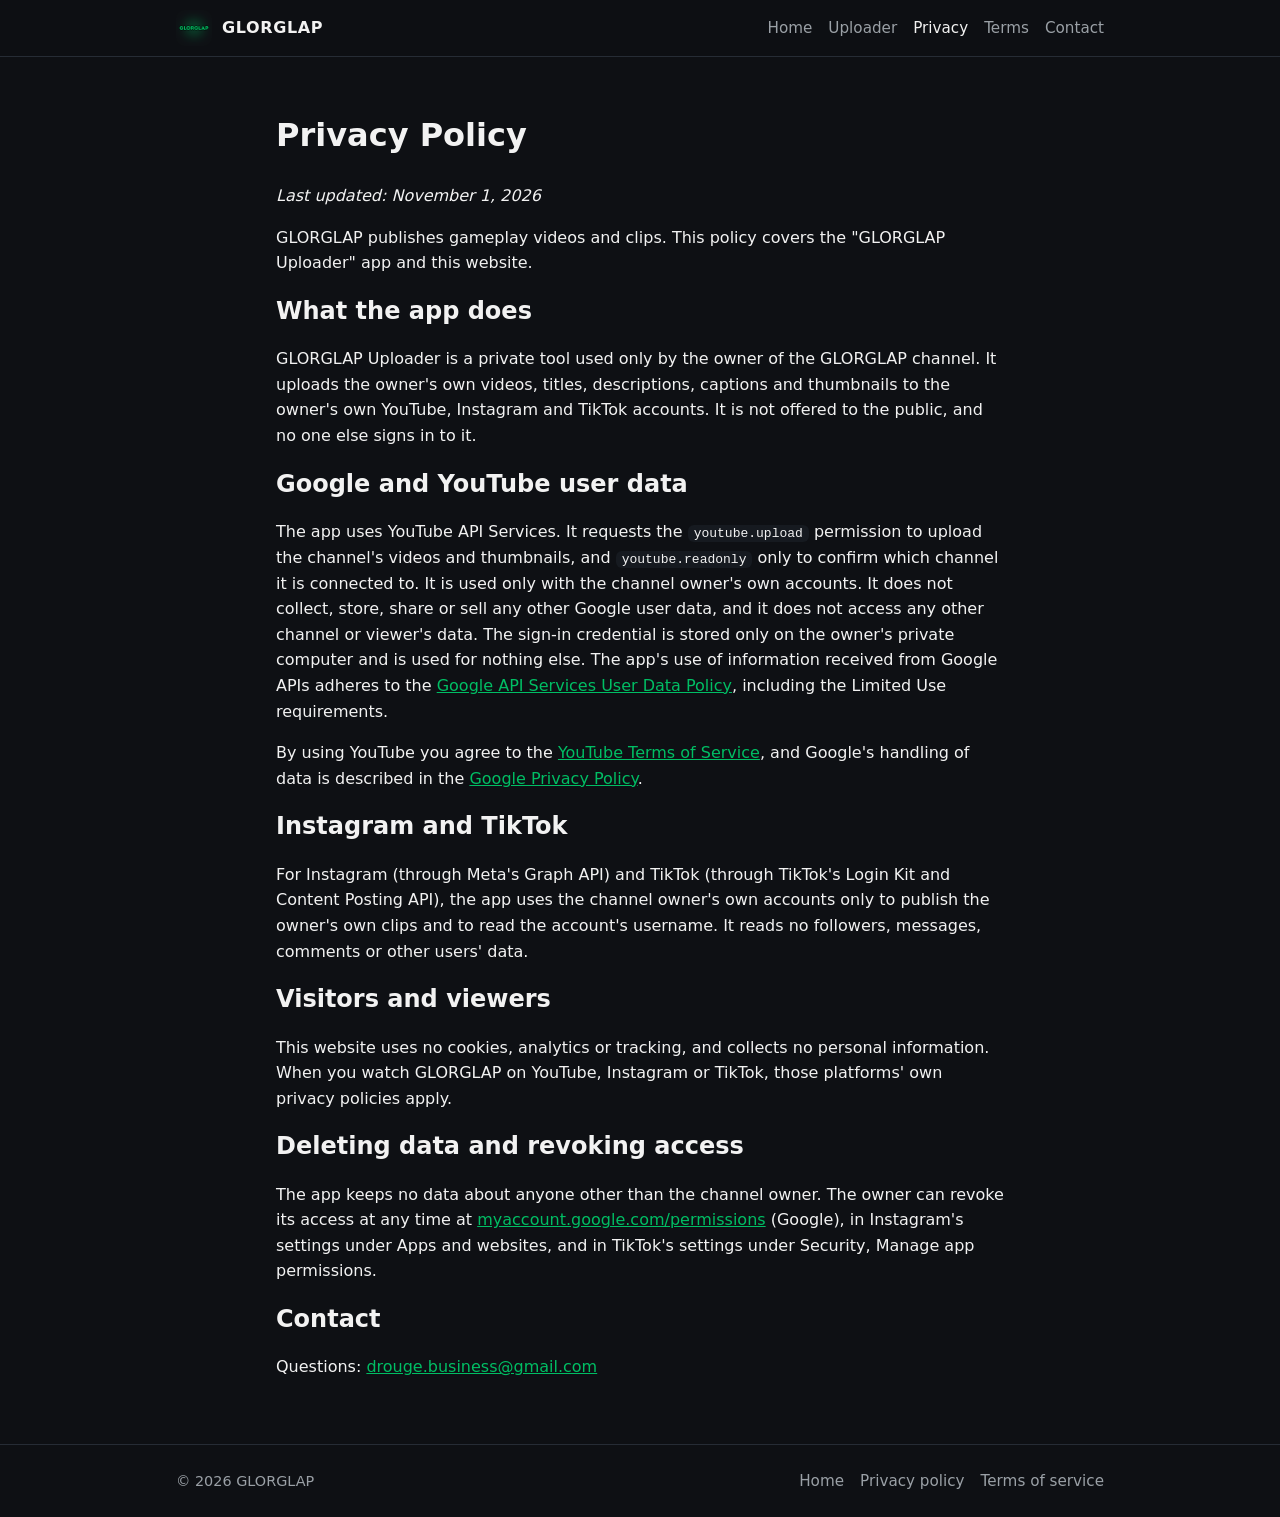
<file: glorglap/privacy.html>
<!doctype html>
<html lang="en">
<head>
<meta charset="utf-8">
<meta name="viewport" content="width=device-width, initial-scale=1">
<title>Privacy Policy - GLORGLAP</title>
<link rel="icon" href="favicon.ico" sizes="any">
<link rel="icon" type="image/png" sizes="32x32" href="icon-32.png">
<link rel="icon" type="image/png" sizes="16x16" href="icon-16.png">
<link rel="apple-touch-icon" href="icon-180.png">
<link rel="stylesheet" href="style.css">
</head>
<body>
<header><div class="bar">
  <a class="brand" href="index.html"><img src="icon-180.png" alt="">GLORGLAP</a>
  <nav><a href="index.html">Home</a><a href="index.html#uploader">Uploader</a><a href="privacy.html" aria-current="page">Privacy</a><a href="terms.html">Terms</a><a href="index.html#contact">Contact</a></nav>
</div></header>
<main class="doc">
<h1>Privacy Policy</h1>
<p><em>Last updated: November 1, 2026</em></p>

<p>GLORGLAP publishes gameplay videos and clips. This policy covers the "GLORGLAP Uploader" app
and this website.</p>

<h2>What the app does</h2>
<p>GLORGLAP Uploader is a private tool used only by the owner of the GLORGLAP channel. It
uploads the owner's own videos, titles, descriptions, captions and thumbnails to the
owner's own YouTube, Instagram and TikTok accounts. It is not offered to the public, and no
one else signs in to it.</p>

<h2>Google and YouTube user data</h2>
<p>The app uses YouTube API Services. It requests the <code>youtube.upload</code> permission to
upload the channel's videos and thumbnails, and <code>youtube.readonly</code> only to confirm
which channel it is connected to. It is used only with the channel owner's own accounts. It does
not collect, store, share or sell any other Google user data, and it does not access any other
channel or viewer's data. The sign-in credential is stored only on the owner's private computer
and is used for nothing else. The app's use of information received from Google APIs adheres to
the <a href="https://developers.google.com/terms/api-services-user-data-policy">Google API
Services User Data Policy</a>, including the Limited Use requirements.</p>
<p>By using YouTube you agree to the
<a href="https://www.youtube.com/t/terms">YouTube Terms of Service</a>, and Google's handling of
data is described in the <a href="https://policies.google.com/privacy">Google Privacy
Policy</a>.</p>

<h2>Instagram and TikTok</h2>
<p>For Instagram (through Meta's Graph API) and TikTok (through TikTok's Login Kit and Content
Posting API), the app uses the channel owner's own accounts only to publish the owner's own
clips and to read the account's username. It reads no followers, messages, comments or other
users' data.</p>

<h2>Visitors and viewers</h2>
<p>This website uses no cookies, analytics or tracking, and collects no personal information.
When you watch GLORGLAP on YouTube, Instagram or TikTok, those platforms' own privacy policies
apply.</p>

<h2>Deleting data and revoking access</h2>
<p>The app keeps no data about anyone other than the channel owner. The owner can revoke its
access at any time at <a href="https://myaccount.google.com/permissions">myaccount.google.com/permissions</a>
(Google), in Instagram's settings under Apps and websites, and in TikTok's settings under
Security, Manage app permissions.</p>

<h2>Contact</h2>
<p>Questions: <a href="mailto:drouge.business@gmail.com">drouge.business@gmail.com</a></p>
</main>
<footer><div class="bar">
  <span>© 2026 GLORGLAP</span>
  <nav><a href="index.html">Home</a><a href="privacy.html">Privacy policy</a><a href="terms.html">Terms of service</a></nav>
</div></footer>
</body>
</html>
</file>
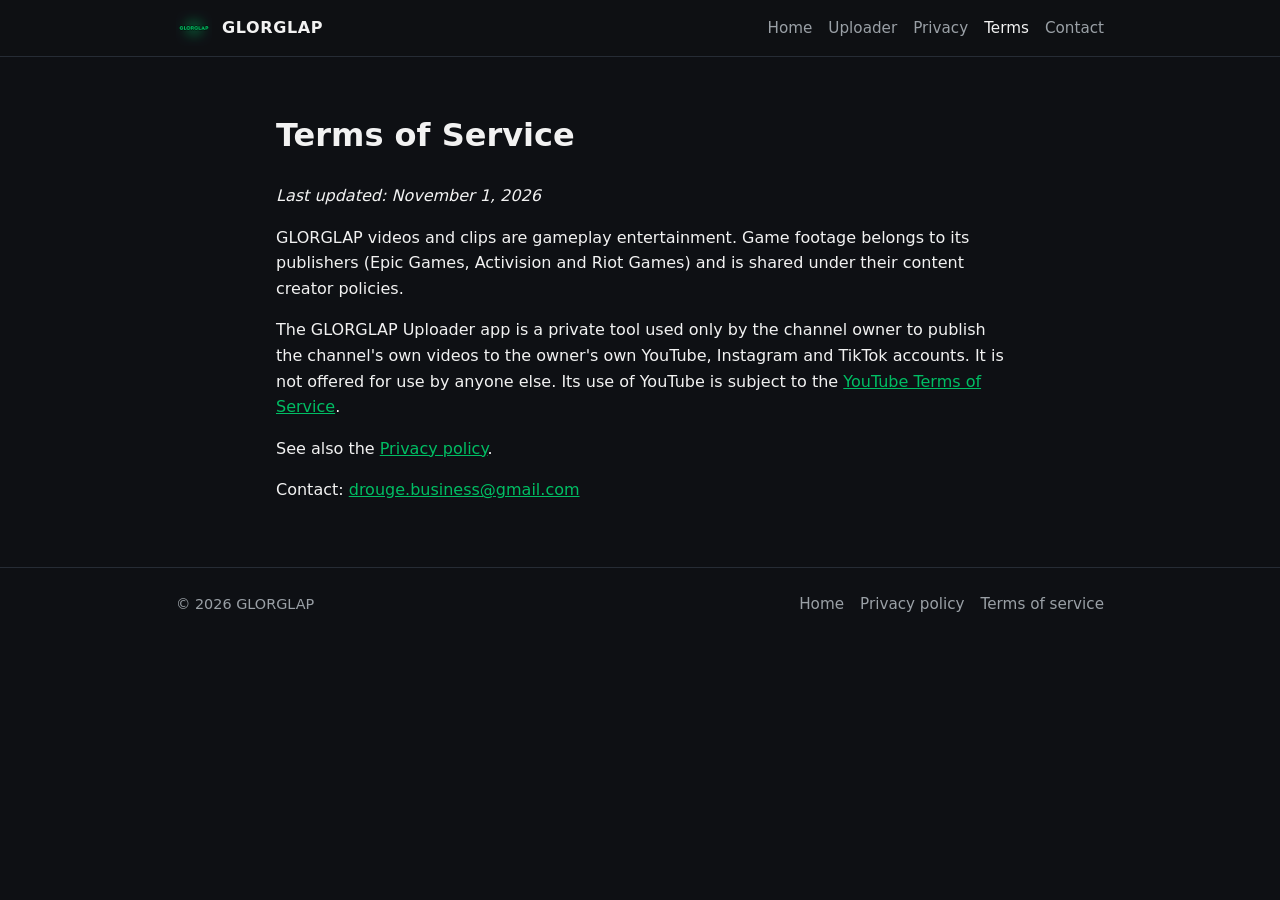
<file: glorglap/terms.html>
<!doctype html>
<html lang="en">
<head>
<meta charset="utf-8">
<meta name="viewport" content="width=device-width, initial-scale=1">
<title>Terms of Service - GLORGLAP</title>
<link rel="icon" href="favicon.ico" sizes="any">
<link rel="icon" type="image/png" sizes="32x32" href="icon-32.png">
<link rel="icon" type="image/png" sizes="16x16" href="icon-16.png">
<link rel="apple-touch-icon" href="icon-180.png">
<link rel="stylesheet" href="style.css">
</head>
<body>
<header><div class="bar">
  <a class="brand" href="index.html"><img src="icon-180.png" alt="">GLORGLAP</a>
  <nav><a href="index.html">Home</a><a href="index.html#uploader">Uploader</a><a href="privacy.html">Privacy</a><a href="terms.html" aria-current="page">Terms</a><a href="index.html#contact">Contact</a></nav>
</div></header>
<main class="doc">
<h1>Terms of Service</h1>
<p><em>Last updated: November 1, 2026</em></p>
<p>GLORGLAP videos and clips are gameplay entertainment. Game footage belongs to its publishers
(Epic Games, Activision and Riot Games) and is shared under their content creator policies.</p>
<p>The GLORGLAP Uploader app is a private tool used only by the channel owner to publish the
channel's own videos to the owner's own YouTube, Instagram and TikTok accounts. It is not
offered for use by anyone else. Its use of YouTube is subject to the
<a href="https://www.youtube.com/t/terms">YouTube Terms of Service</a>.</p>
<p>See also the <a href="privacy.html">Privacy policy</a>.</p>
<p>Contact: <a href="mailto:drouge.business@gmail.com">drouge.business@gmail.com</a></p>
</main>
<footer><div class="bar">
  <span>© 2026 GLORGLAP</span>
  <nav><a href="index.html">Home</a><a href="privacy.html">Privacy policy</a><a href="terms.html">Terms of service</a></nav>
</div></footer>
</body>
</html>
</file>
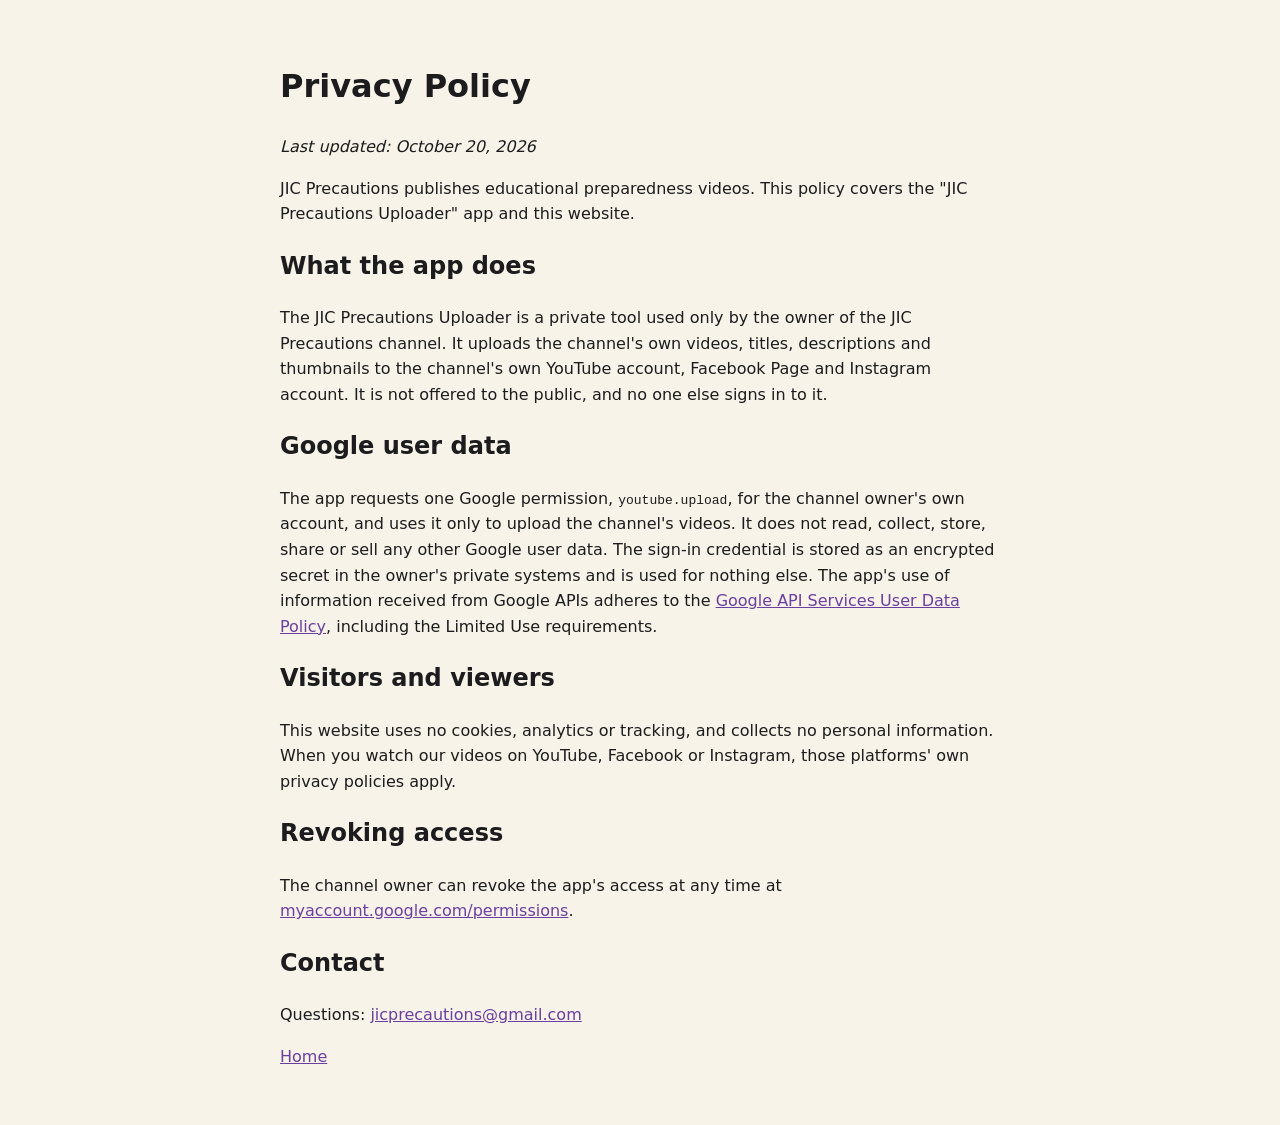
<file: jic/privacy.html>
<!doctype html>
<html lang="en">
<head>
<meta charset="utf-8">
<meta name="viewport" content="width=device-width, initial-scale=1">
<title>Privacy Policy - JIC Precautions</title>
<style>
  body { margin: 0; font-family: system-ui, -apple-system, "Segoe UI", sans-serif; background: #f7f3e8; color: #1c1c1e; }
  main { max-width: 720px; margin: 0 auto; padding: 40px 16px; line-height: 1.6; }
  a { color: #6b3fa0; }
</style>
</head>
<body>
<main>
<h1>Privacy Policy</h1>
<p><em>Last updated: October 20, 2026</em></p>

<p>JIC Precautions publishes educational preparedness videos. This policy covers the
"JIC Precautions Uploader" app and this website.</p>

<h2>What the app does</h2>
<p>The JIC Precautions Uploader is a private tool used only by the owner of the JIC Precautions
channel. It uploads the channel's own videos, titles, descriptions and thumbnails to the
channel's own YouTube account, Facebook Page and Instagram account. It is not offered to the
public, and no one else signs in to it.</p>

<h2>Google user data</h2>
<p>The app requests one Google permission, <code>youtube.upload</code>, for the channel owner's
own account, and uses it only to upload the channel's videos. It does not read, collect,
store, share or sell any other Google user data. The sign-in credential is stored as an
encrypted secret in the owner's private systems and is used for nothing else. The app's use
of information received from Google APIs adheres to the
<a href="https://developers.google.com/terms/api-services-user-data-policy">Google API Services
User Data Policy</a>, including the Limited Use requirements.</p>

<h2>Visitors and viewers</h2>
<p>This website uses no cookies, analytics or tracking, and collects no personal information.
When you watch our videos on YouTube, Facebook or Instagram, those platforms' own privacy
policies apply.</p>

<h2>Revoking access</h2>
<p>The channel owner can revoke the app's access at any time at
<a href="https://myaccount.google.com/permissions">myaccount.google.com/permissions</a>.</p>

<h2>Contact</h2>
<p>Questions: <a href="mailto:jicprecautions@gmail.com">jicprecautions@gmail.com</a></p>
<p><a href="index.html">Home</a></p>
</main>
</body>
</html>
</file>
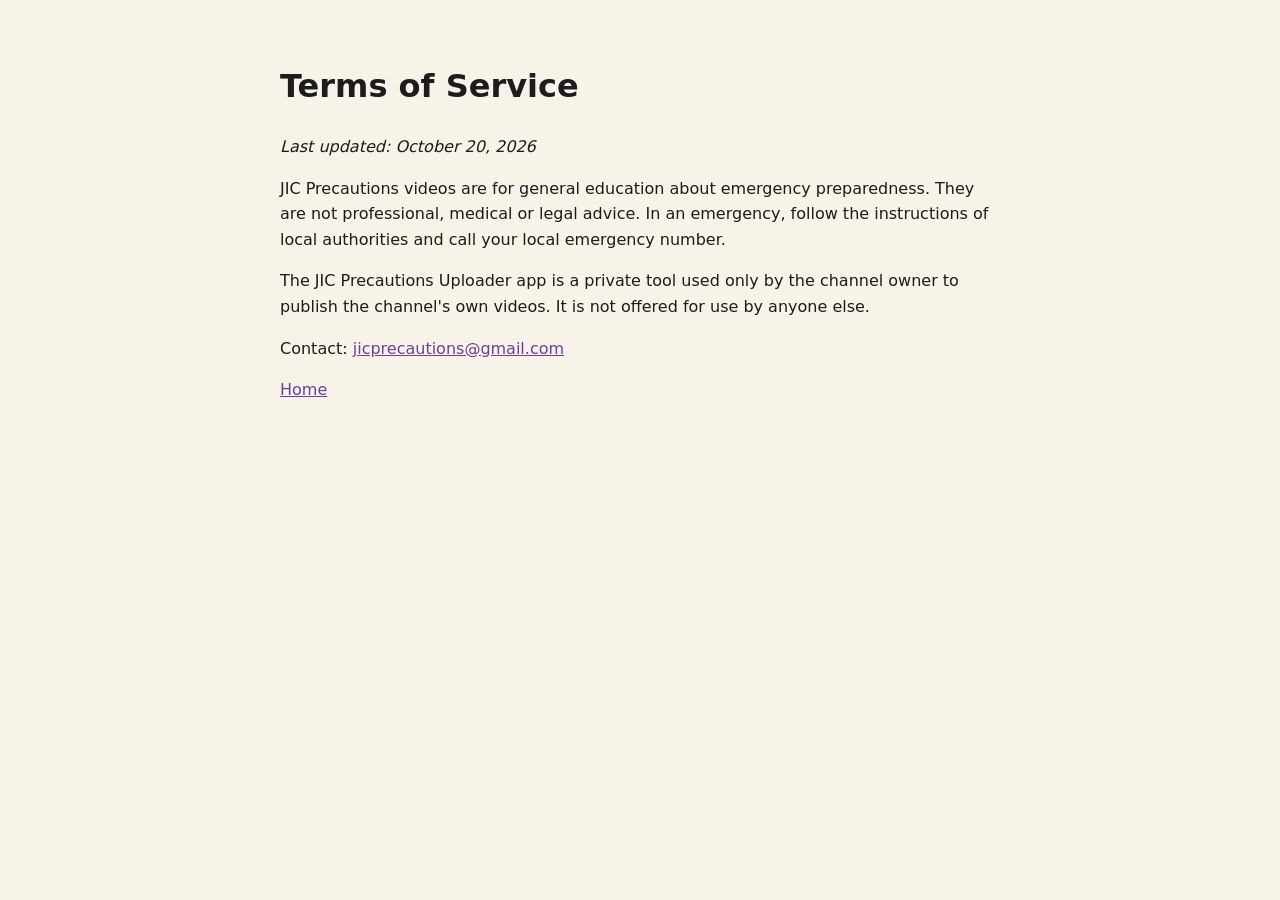
<file: jic/terms.html>
<!doctype html>
<html lang="en">
<head>
<meta charset="utf-8">
<meta name="viewport" content="width=device-width, initial-scale=1">
<title>Terms of Service - JIC Precautions</title>
<style>
  body { margin: 0; font-family: system-ui, -apple-system, "Segoe UI", sans-serif; background: #f7f3e8; color: #1c1c1e; }
  main { max-width: 720px; margin: 0 auto; padding: 40px 16px; line-height: 1.6; }
  a { color: #6b3fa0; }
</style>
</head>
<body>
<main>
<h1>Terms of Service</h1>
<p><em>Last updated: October 20, 2026</em></p>
<p>JIC Precautions videos are for general education about emergency preparedness. They are
not professional, medical or legal advice. In an emergency, follow the instructions of local
authorities and call your local emergency number.</p>
<p>The JIC Precautions Uploader app is a private tool used only by the channel owner to publish
the channel's own videos. It is not offered for use by anyone else.</p>
<p>Contact: <a href="mailto:jicprecautions@gmail.com">jicprecautions@gmail.com</a></p>
<p><a href="index.html">Home</a></p>
</main>
</body>
</html>
</file>
<file: glorglap/style.css>
:root {
  --bg: #0e1014;
  --panel: #161a20;
  --line: #262c35;
  --text: #f2f2f2;
  --muted: #9aa0a6;
  --green: #00be64;
}
* { box-sizing: border-box; }
body { margin: 0; font-family: system-ui, -apple-system, "Segoe UI", sans-serif; background: var(--bg);
       color: var(--text); line-height: 1.6; }
a { color: var(--green); }
header { position: sticky; top: 0; background: rgba(14, 16, 20, 0.95); border-bottom: 1px solid var(--line);
         z-index: 10; }
.bar { max-width: 960px; margin: 0 auto; padding: 10px 16px; display: flex; align-items: center; gap: 16px;
       flex-wrap: wrap; }
.brand { display: flex; align-items: center; gap: 10px; color: var(--text); text-decoration: none;
         font-weight: 800; letter-spacing: 0.04em; }
.brand img { width: 36px; height: 36px; border-radius: 8px; }
nav { display: flex; gap: 16px; flex-wrap: wrap; margin-left: auto; font-size: 0.95rem; }
nav a { color: var(--muted); text-decoration: none; }
nav a:hover, nav a[aria-current] { color: var(--text); }
main { max-width: 960px; margin: 0 auto; padding: 0 16px 48px; }
.hero { display: grid; grid-template-columns: 220px 1fr; gap: 32px; align-items: center; padding: 48px 0 24px; }
.hero img { width: 100%; border-radius: 28px; box-shadow: 0 0 60px rgba(0, 190, 100, 0.25); }
.hero h1 { font-size: 2.4rem; margin: 0 0 8px; line-height: 1.15; }
.lead { font-size: 1.15rem; color: var(--muted); margin: 0 0 20px; }
.btns { display: flex; gap: 10px; flex-wrap: wrap; }
.btn { display: inline-block; padding: 10px 18px; border-radius: 999px; border: 1px solid var(--green);
       color: var(--text); text-decoration: none; font-weight: 600; }
.btn.primary { background: var(--green); color: #04130b; }
section { padding: 32px 0; border-top: 1px solid var(--line); }
h2 { font-size: 1.5rem; margin: 0 0 16px; }
.grid { display: grid; grid-template-columns: repeat(auto-fit, minmax(220px, 1fr)); gap: 16px; }
.card { background: var(--panel); border: 1px solid var(--line); border-radius: 14px; padding: 18px; }
.card h3 { margin: 0 0 6px; font-size: 1.1rem; }
.card p { margin: 0; color: var(--muted); }
table { width: 100%; border-collapse: collapse; }
td, th { text-align: left; padding: 10px 8px; border-bottom: 1px solid var(--line); }
th { color: var(--muted); font-weight: 600; }
ol.steps { padding-left: 20px; }
ol.steps li { margin-bottom: 8px; }
details { background: var(--panel); border: 1px solid var(--line); border-radius: 12px; padding: 12px 16px;
          margin-bottom: 10px; }
summary { cursor: pointer; font-weight: 600; }
.doc { max-width: 760px; padding-top: 32px; }
code { background: var(--panel); padding: 1px 6px; border-radius: 6px; }
footer { border-top: 1px solid var(--line); color: var(--muted); font-size: 0.9rem; }
footer .bar { padding: 24px 16px; }
footer nav { margin-left: auto; }
@media (max-width: 640px) {
  .hero { grid-template-columns: 1fr; text-align: center; padding-top: 32px; }
  .hero img { max-width: 180px; margin: 0 auto; }
  .btns { justify-content: center; }
  .hero h1 { font-size: 1.9rem; }
  nav { margin-left: 0; }
}
</file>
